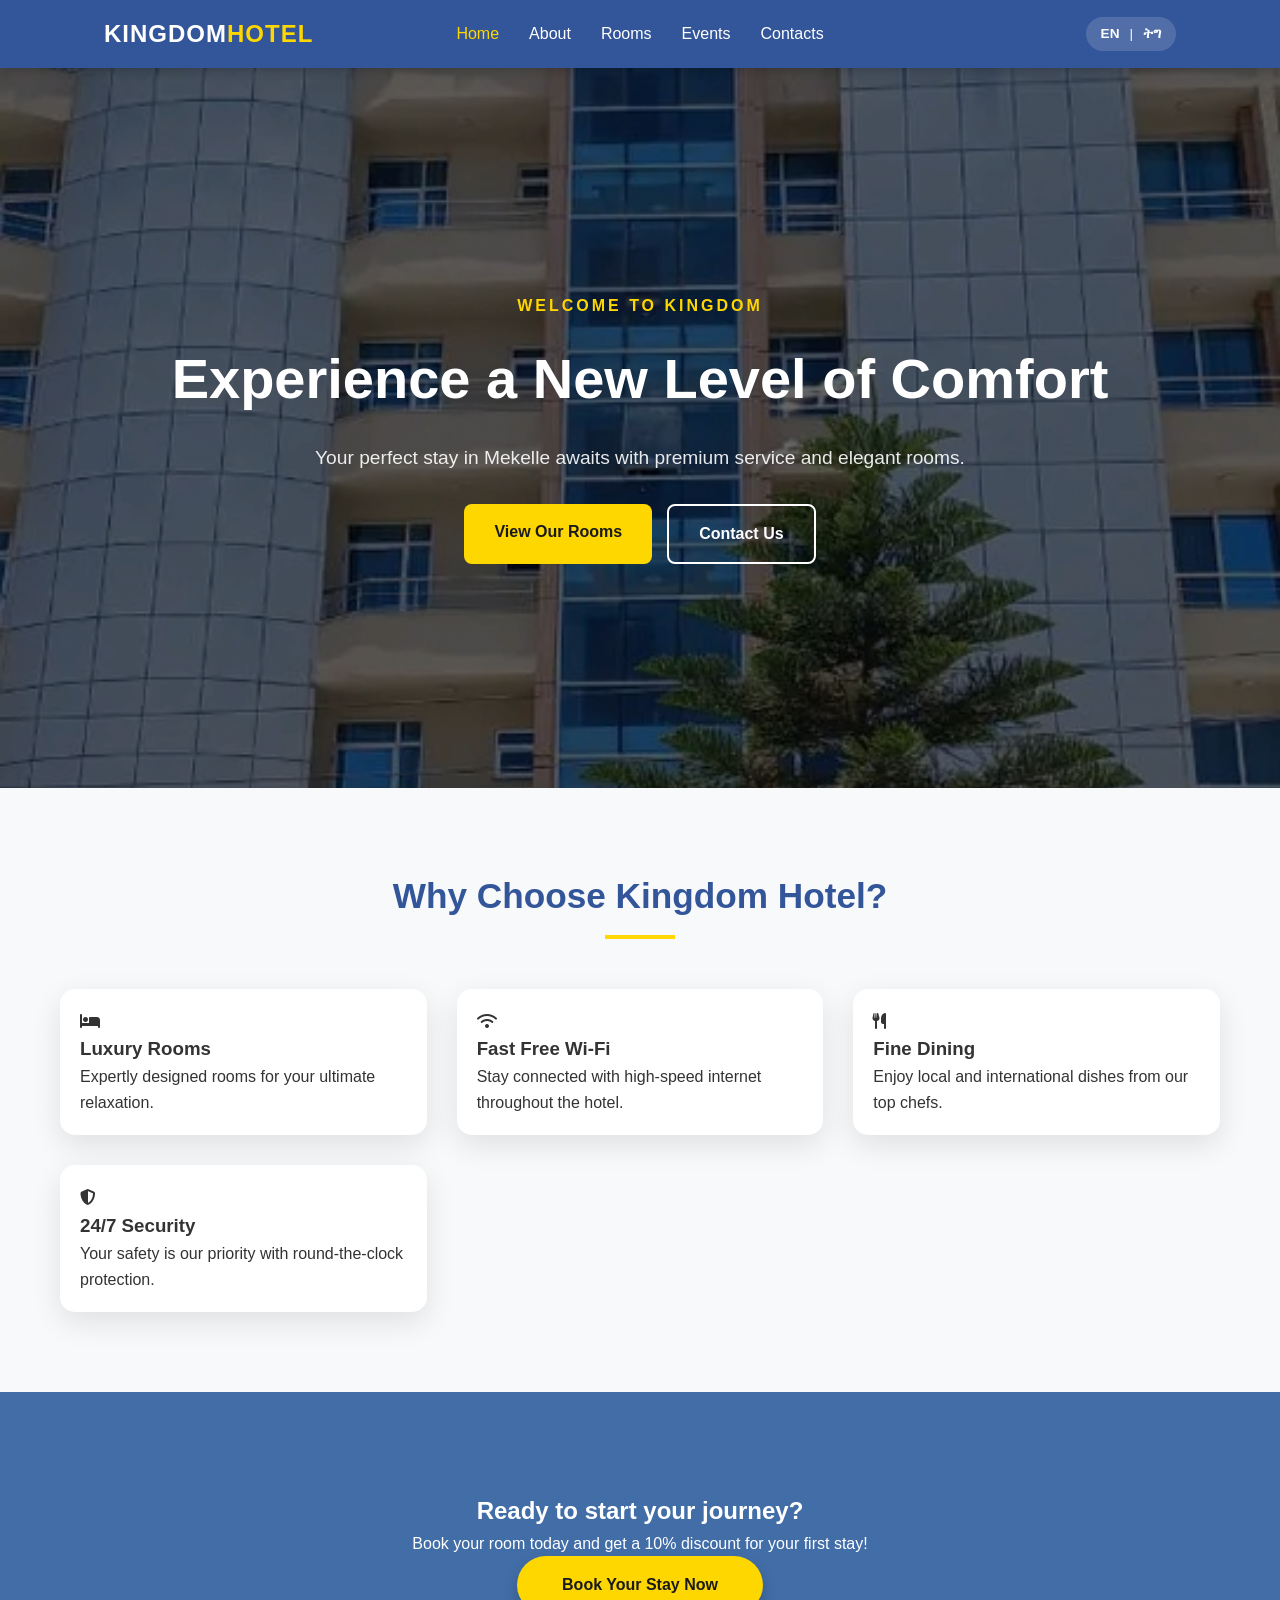
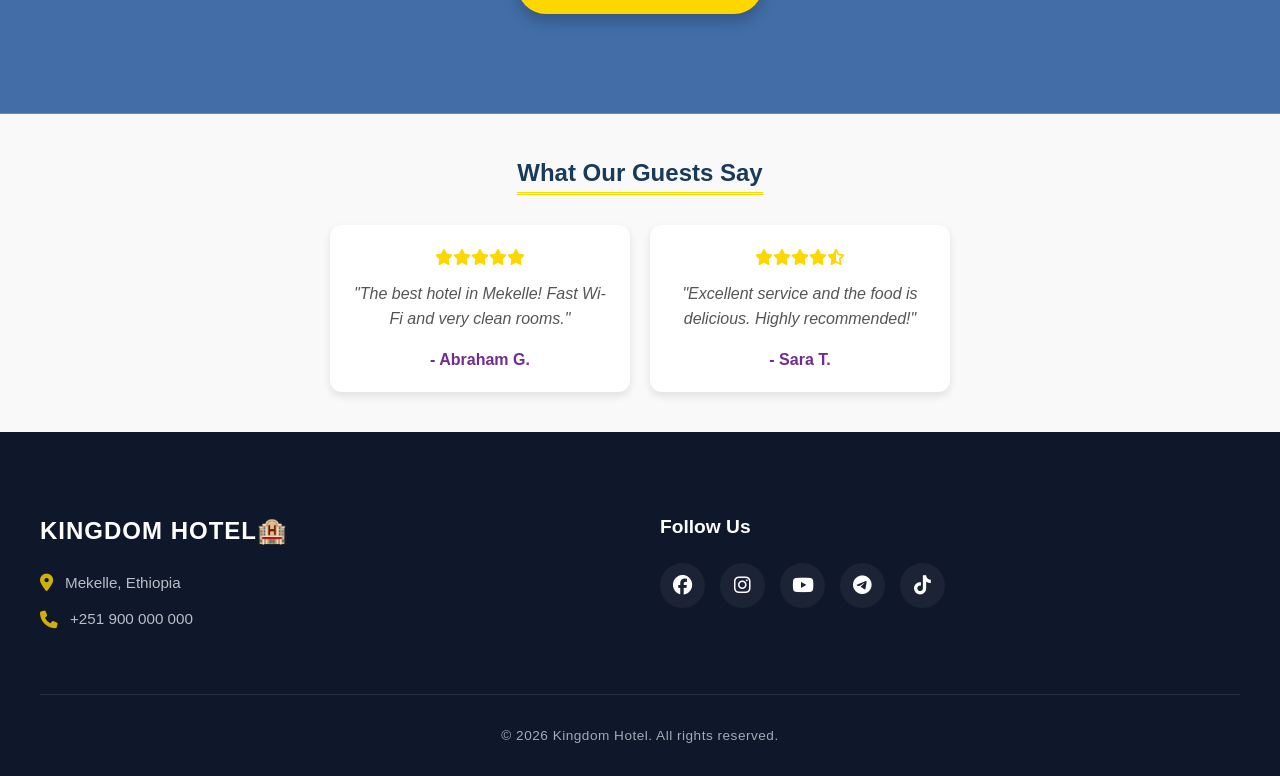
<file: index.html>
<!DOCTYPE html>
<html lang="ti">
<head>
  <title>Kingdom Hotel - Welcome Home</title>
  <meta name="viewport" content="width=device-width, initial-scale=1.0">
  <link rel="stylesheet" href="https://cdnjs.cloudflare.com/ajax/libs/font-awesome/6.4.2/css/all.min.css">
  <link rel="stylesheet" href="style1.css">
</head>
<body>
<nav>
  <div class="nav-container">
    <div class="logo">KINGDOM<span>HOTEL</span></div>
   <div class="nav-links" id="navLinks">
     <a href="index.html" class="current"data-key="home">Home</a>
     <a href="about.html"data-key="about">About</a>
     <a href="rooms.html"data-key="rooms">Rooms</a>
     <a href="events.html"data-key="events">Events</a>
     <a href="contact.html"data-key="contact">Contacts</a>
    </div>
   <div class="lang-toggle">
     <a href="javascript:void(0)" onclick="changeLanguage('en')">EN</a> | 
     <a href="javascript:void(0)" onclick="changeLanguage('ti')">ትግ</a>
   </div>
      <div class="menu-icon" id="menuIcon" onclick="toggleMenu()">
        <span></span><span></span><span></span>
      </div>
    </div>
  </div>
</nav>
<section class="home-hero">
  <div class="hero-content">
<div class="hero-content">
    <span class="welcome-tag" data-key="welcome">Welcome to Kingdom</span>
    <h1 data-key="hero_title">Experience a New Level of Comfort</h1>
    <p data-key="hero_desc">Your perfect stay in Mekelle awaits with premium service and elegant rooms.</p>
    <div class="hero-btns">
      <a href="rooms.html" class="main-btn" data-key="view_rooms">View Our Rooms</a>
      <a href="contact.html" class="sub-btn" data-key="contact_us">Contact Us</a>
    </div>
  </div>
  </div>
</section>
<section class="features">
  <div class="container"> 
    <div class="section-title"> 
      <h2 data-key="features_title">Why Choose Kingdom Hotel?</h2>
      <div class="underline"></div>
    </div>
    
    <div class="features-grid">
      <div class="feature-card">
        <i class="fas fa-bed"></i>
        <h3 data-key="feat_1_title">Luxury Rooms</h3>
        <p data-key="feat_1_desc">Expertly designed rooms for your ultimate relaxation.</p>
      </div>

      <div class="feature-card">
        <i class="fas fa-wifi"></i>
        <h3 data-key="feat_2_title">Fast Free Wi-Fi</h3>
        <p data-key="feat_2_desc">Stay connected with high-speed internet throughout the hotel.</p>
      </div>
      <div class="feature-card">
        <i class="fas fa-utensils"></i>
        <h3 data-key="feat_3_title">Fine Dining</h3>
        <p data-key="feat_3_desc">Enjoy local and international dishes from our top chefs.</p>
      </div>

      <div class="feature-card">
        <i class="fas fa-shield-alt"></i>
        <h3 data-key="feat_4_title">24/7 Security</h3>
        <p data-key="feat_4_desc">Your safety is our priority with round-the-clock protection.</p>
      </div>
    </div>
  </div>
</section>
<section class="cta-section">
  <div class="container">
    <h2 data-key="cta_title">Ready to start your journey?</h2>
    <p data-key="cta_desc">Book your room today and get a 10% discount for your first stay!</p>
    <a href="rooms.html" class="cta-btn" data-key="cta_btn">Book Your Stay Now</a>
  </div>
</section>
<section class="reviews-section" style="padding: 40px 20px; background-color: #f9f9f9; text-align: center;">
    <h2 data-key="reviews_title" style="color: #1a3a5a; margin-bottom: 30px; border-bottom: 3px double gold; display: inline-block;">What Our Guests Say</h2>
    
    <div class="reviews-container" style="display: flex; flex-wrap: wrap; justify-content: center; gap: 20px;">
        <div class="review-card" style="background: white; padding: 20px; border-radius: 12px; box-shadow: 0 4px 8px rgba(0,0,0,0.1); max-width: 300px;">
            <div class="stars" style="color: gold; margin-bottom: 10px;">
                <i class="fas fa-star"></i><i class="fas fa-star"></i><i class="fas fa-star"></i><i class="fas fa-star"></i><i class="fas fa-star"></i>
            </div>
            <p style="font-style: italic; color: #555;" data-key="rev_1_text">"The best hotel in Mekelle! Fast Wi-Fi and very clean rooms."</p>
            <h4 style="margin-top: 15px; color: #702d8e;">- Abraham G.</h4>
        </div>

        <div class="review-card" style="background: white; padding: 20px; border-radius: 12px; box-shadow: 0 4px 8px rgba(0,0,0,0.1); max-width: 300px;">
            <div class="stars" style="color: gold; margin-bottom: 10px;">
                <i class="fas fa-star"></i><i class="fas fa-star"></i><i class="fas fa-star"></i><i class="fas fa-star"></i><i class="fas fa-star-half-alt"></i>
            </div>
            <p style="font-style: italic; color: #555;" data-key="rev_2_text">"Excellent service and the food is delicious. Highly recommended!"</p>
            <h4 style="margin-top: 15px; color: #702d8e;">- Sara T.</h4>
        </div>
    </div>
</section>

<footer>
  <div class="footer-container">
    <div class="footer-info">
      <h3>KINGDOM HOTEL🏨</h3>
      <p><i class="fas fa-map-marker-alt"></i> <span data-key="footer_location">መቐለ፣ ኢትዮጵያ</span></p>
      <p><i class="fas fa-phone"></i> +251 900 000 000</p>
    </div>
    <div class="footer-social">
      <h4 data-key="follow_us">Follow Us</h4>
      <div class="social-icons">
        <a href="#"><i class="fab fa-facebook"></i></a>
        <a href="#"><i class="fab fa-instagram"></i></a>
        <a href="#"><i class="fab fa-youtube"></i></a>
        <a href="#"><i class="fab fa-telegram"></i></a>
        <a href="#"><i class="fab fa-tiktok"></i></a>
      </div>
    </div>
  </div>
  <div class="footer-bottom">
    &copy; 2026 Kingdom Hotel. All rights reserved.
  </div>
</footer>

<script>
function toggleMenu() {
  document.getElementById("navLinks").classList.toggle("active");
}
</script> 
<script src="script.js"></script> 
<script src="lang.js"></script>
</body>
</html>
</file>
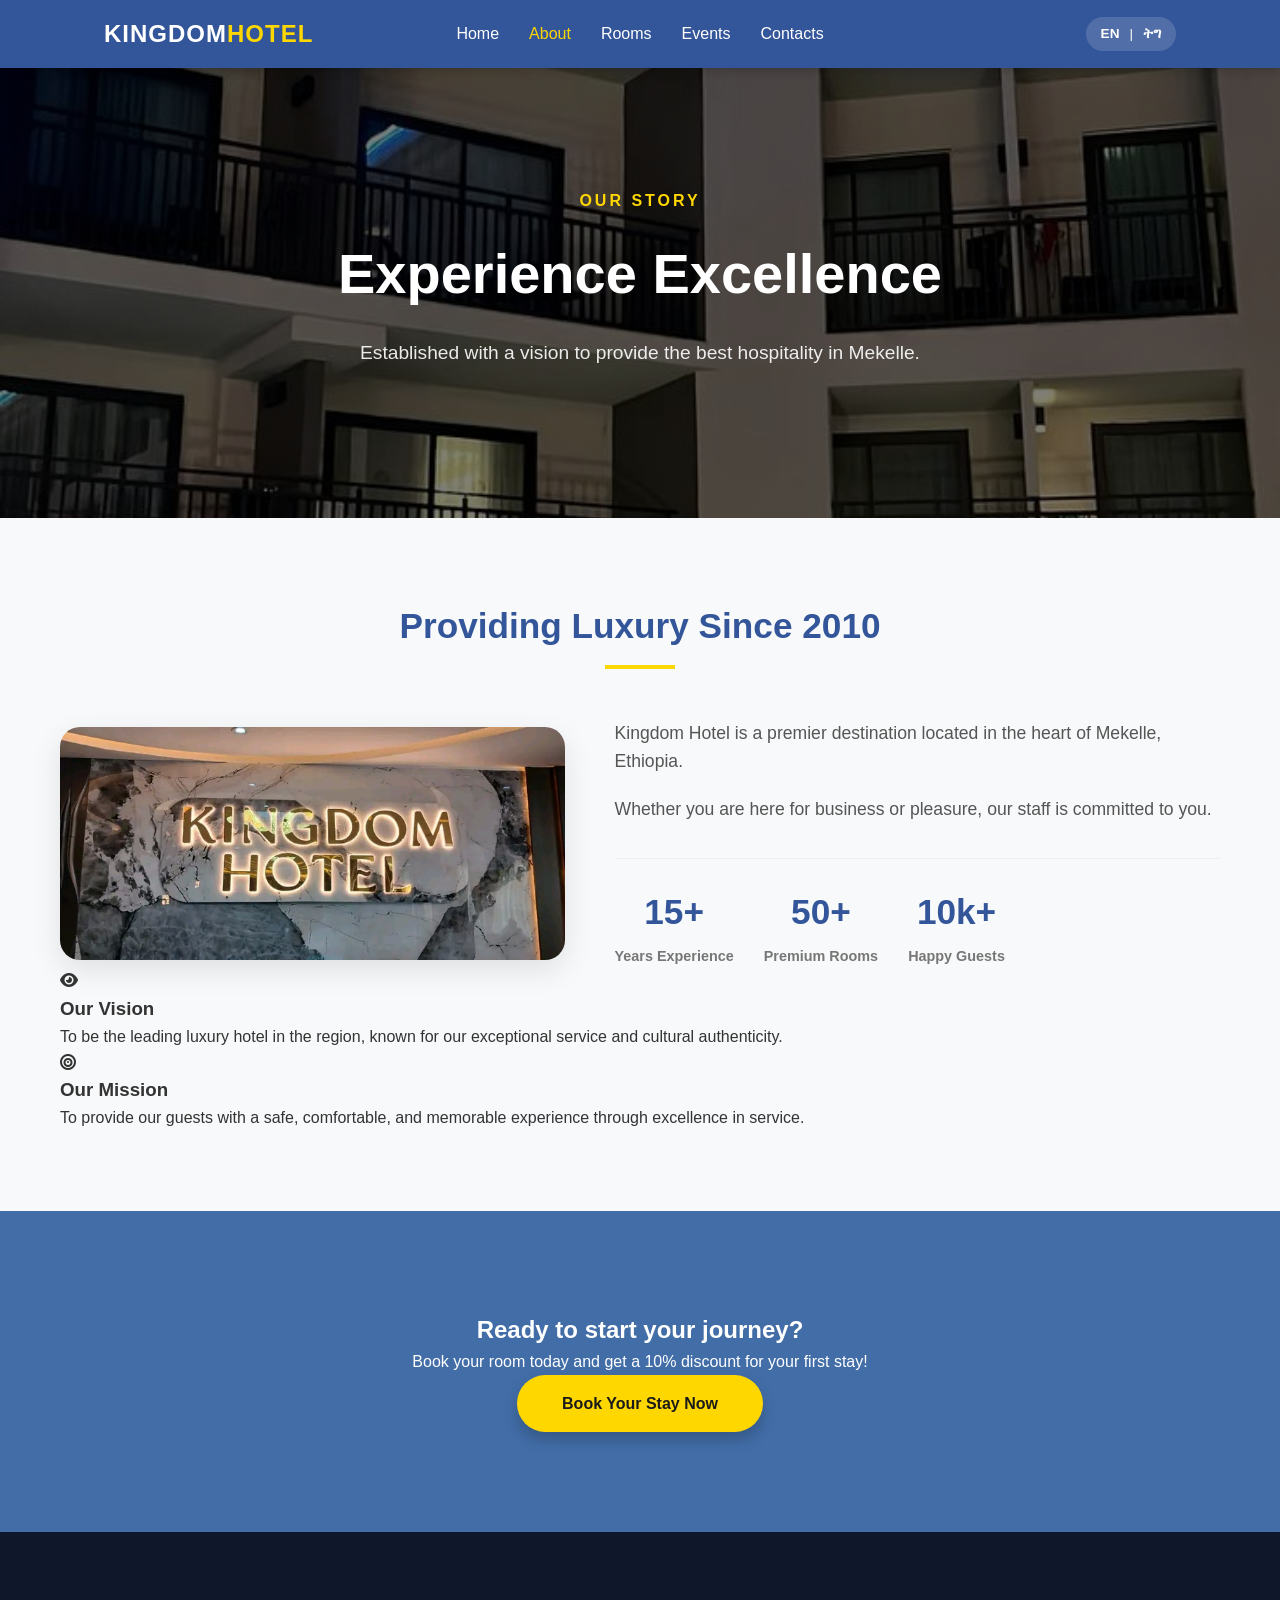
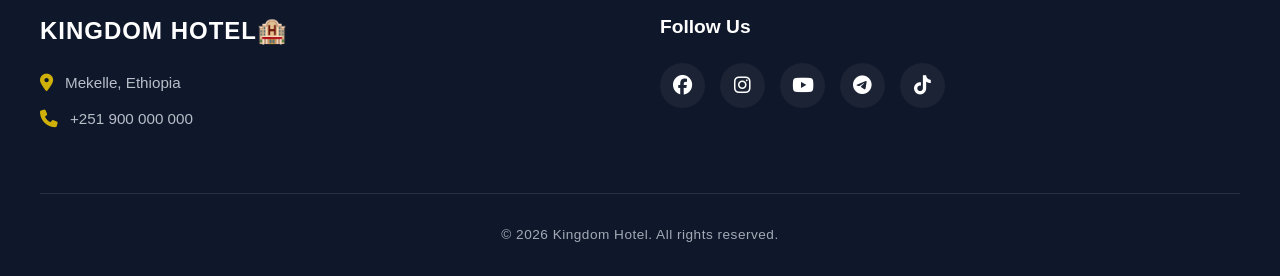
<file: about.html>
<!DOCTYPE html>
<html lang="ti">
<head>
  <title>Kingdom Hotel - About Us</title>
  <meta name="viewport" content="width=device-width, initial-scale=1.0">
  <link rel="stylesheet" href="https://cdnjs.cloudflare.com/ajax/libs/font-awesome/6.4.2/css/all.min.css">
  <link rel="stylesheet" href="style1.css">
</head>
<body>
<nav>
  <div class="nav-container">
    <div class="logo">KINGDOM<span>HOTEL</span></div>
   <div class="nav-links" id="navLinks">
     <a href="index.html" data-key="home">Home</a> 
     <a href="about.html" class="current" data-key="about">About</a>
     <a href="rooms.html" data-key="rooms">Rooms</a>
     <a href="events.html" data-key="events">Events</a>
     <a href="contact.html" data-key="contact">Contacts</a>
    </div>
    <div class="nav-right">
      <div class="lang-toggle">
        <a href="javascript:void(0)" onclick="changeLanguage('en')">EN</a> | 
        <a href="javascript:void(0)" onclick="changeLanguage('ti')">ትግ</a>
      </div>
      <div class="menu-icon" id="menuIcon" onclick="toggleMenu()">
        <span></span><span></span><span></span>
      </div>
    </div>
  </div>
</nav>

<header class="rooms-hero">
  <div class="hero-content">
    <span class="welcome-tag" data-key="about_tag">Our Story</span>
    <h1 data-key="about_hero_title">Experience Excellence</h1>
    <p data-key="about_hero_desc">Established with a vision to provide the best hospitality in Mekelle.</p>
  </div>
</header>

<div class="container">
  <section class="section-title">
    <h2 data-key="about_title">Providing Luxury Since 2010</h2>
    <div class="underline"></div>
  </section>

  <section class="about-flex">
    <div class="about-image">
      <img src="logoking.jpg" alt="Hotel Interior">
    </div>
    <div class="about-text">
      <p data-key="about_p1">Kingdom Hotel is a premier destination located in the heart of Mekelle, Ethiopia. We pride ourselves on offering a perfect blend of traditional Ethiopian hospitality and modern luxury.</p>
      <p data-key="about_p2">Whether you are here for business or pleasure, our dedicated staff is committed to making your stay unforgettable.</p>
      
      <div class="about-stats">
        <div class="stat-item">
          <h3>15+</h3>
          <p data-key="stat_exp">Years Experience</p>
        </div>
        <div class="stat-item">
          <h3>50+</h3>
          <p data-key="stat_rooms">Premium Rooms</p>
        </div>
        <div class="stat-item">
          <h3>10k+</h3>
          <p data-key="stat_guests">Happy Guests</p>
        </div>
      </div>
    </div>
  </section>

  <section class="mission-vision">
    <div class="mv-card">
      <i class="fas fa-eye"></i>
      <h3 data-key="vision_title">Our Vision</h3>
      <p data-key="vision_desc">To be the leading luxury hotel in the region, known for our exceptional service and cultural authenticity.</p>
    </div>
    <div class="mv-card">
      <i class="fas fa-bullseye"></i>
      <h3 data-key="mission_title">Our Mission</h3>
      <p data-key="mission_desc">To provide our guests with a safe, comfortable, and memorable experience through excellence in service.</p>
    </div>
  </section>
</div>

<section class="cta-section">
  <div class="container">
    <h2 data-key="cta_title">Ready to start your journey?</h2>
    <p data-key="cta_desc">Book your room today and get a 10% discount for your first stay!</p>
    <a href="rooms.html" class="cta-btn" data-key="cta_btn">Book Your Stay Now</a>
  </div>
</section>

<footer>
  <div class="footer-container">
    <div class="footer-info">
      <h3>KINGDOM HOTEL🏨</h3>
      <p><i class="fas fa-map-marker-alt"></i> <span data-key="footer_location">መቐለ፣ ኢትዮጵያ</span></p>
      <p><i class="fas fa-phone"></i> +251 900 000 000</p>
    </div>
    <div class="footer-social">
      <h4 data-key="follow_us">Follow Us</h4>
      <div class="social-icons">
        <a href="#"><i class="fab fa-facebook"></i></a>
        <a href="#"><i class="fab fa-instagram"></i></a>
        <a href="#"><i class="fab fa-youtube"></i></a>
        <a href="#"><i class="fab fa-telegram"></i></a>
        <a href="#"><i class="fab fa-tiktok"></i></a>
      </div>
    </div>
  </div>
  <div class="footer-bottom">
    &copy; 2026 Kingdom Hotel. All rights reserved.
  </div>
</footer>
<script>
function toggleMenu() {
  document.getElementById("navLinks").classList.toggle("active");
}
</script>
<script src="script.js"></script>
<script src="lang.js"></script> </body>
</html>
</file>
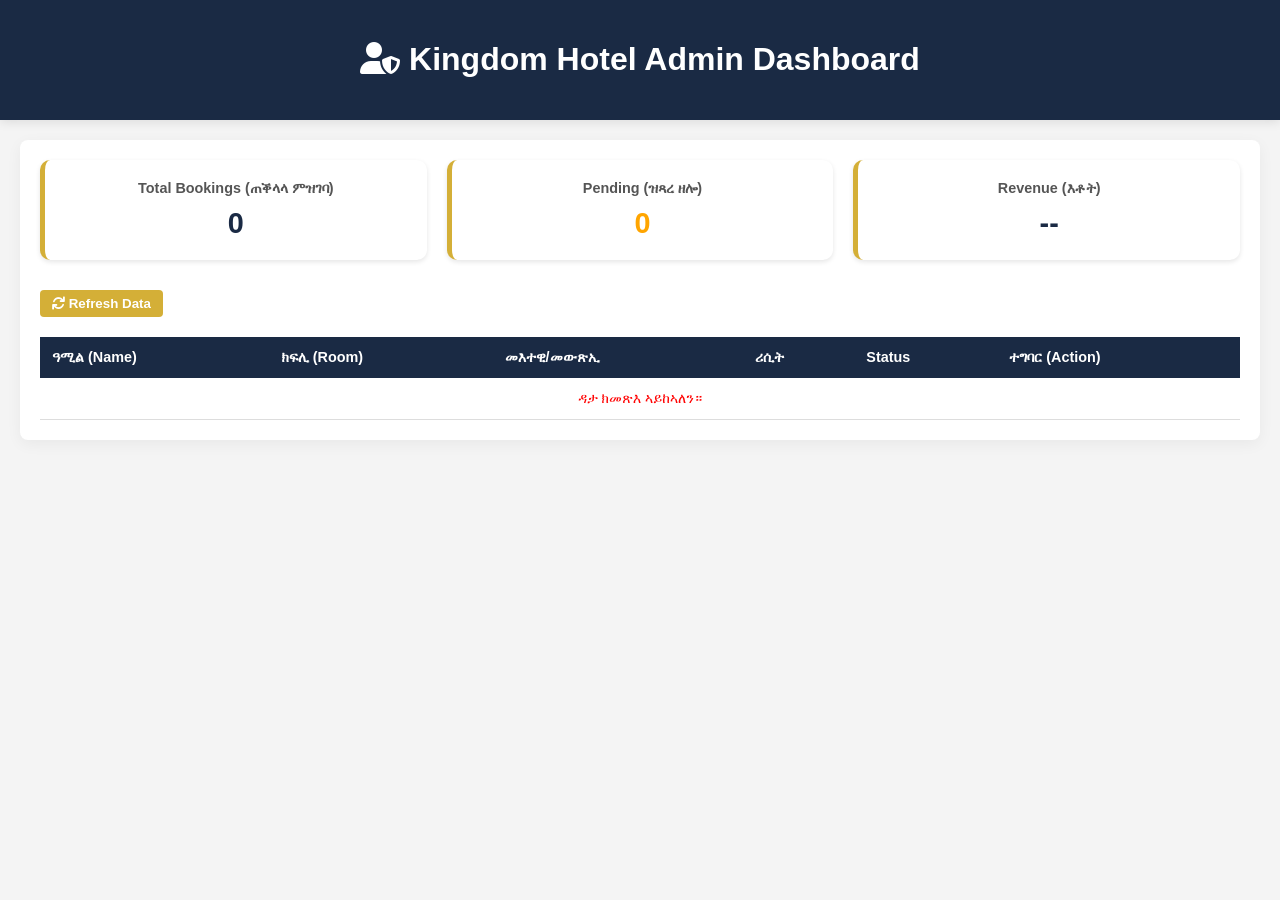
<file: Admin.html>
<!DOCTYPE html>
<html lang="ti">
<head>
    <meta charset="UTF-8">
    <meta name="viewport" content="width=device-width, initial-scale=1.0">
    <title>Kingdom Hotel - Admin Dashboard</title>
    <link rel="stylesheet" href="https://cdnjs.cloudflare.com/ajax/libs/font-awesome/6.0.0/css/all.min.css">
    <style>
        :root { --dark-blue: #1a2a44; --gold: #d4af37; --light-gray: #f4f4f4; }
        body { font-family: 'Segoe UI', Tahoma, Geneva, Verdana, sans-serif; margin: 0; background: var(--light-gray); }
        
        /* Sidebar & Header */
        header { background: var(--dark-blue); color: white; padding: 20px; text-align: center; box-shadow: 0 2px 10px rgba(0,0,0,0.1); }
        
        .container { max-width: 1200px; margin: 20px auto; padding: 20px; background: white; border-radius: 8px; box-shadow: 0 4px 15px rgba(0,0,0,0.05); }
        
        /* Stats Cards */
        .stats { display: grid; grid-template-columns: repeat(auto-fit, minmax(200px, 1fr)); gap: 20px; margin-bottom: 30px; }
        .card { background: white; padding: 20px; border-radius: 10px; border-left: 5px solid var(--gold); box-shadow: 0 2px 5px rgba(0,0,0,0.1); text-align: center; }
        .card h3 { margin: 0; color: #555; font-size: 0.9rem; }
        .card p { margin: 10px 0 0; font-size: 1.8rem; font-weight: bold; color: var(--dark-blue); }

        /* Table Style */
        table { width: 100%; border-collapse: collapse; margin-top: 20px; font-size: 0.9rem; }
        th { background: var(--dark-blue); color: white; padding: 12px; text-align: left; }
        td { padding: 12px; border-bottom: 1px solid #ddd; }
        tr:hover { background: #f9f9f9; }

        /* Action Buttons */
        .btn { padding: 6px 12px; border: none; border-radius: 4px; cursor: pointer; font-weight: bold; text-decoration: none; }
        .confirm-btn { background: #28a745; color: white; margin-right: 5px; }
        .cancel-btn { background: #dc3545; color: white; }
        .view-receipt { background: var(--gold); color: white; }
        
        .status-badge { padding: 4px 8px; border-radius: 12px; font-size: 0.8rem; font-weight: bold; }
        .pending { background: #fff3cd; color: #856404; }
        .confirmed { background: #d4edda; color: #155724; }

        @media (max-width: 768px) {
            table { display: block; overflow-x: auto; }
        }
    </style>
</head>
<body>

<header>
    <h1><i class="fas fa-user-shield"></i> Kingdom Hotel Admin Dashboard</h1>
</header>

<div class="container">
    <div class="stats">
        <div class="card">
            <h3>Total Bookings (ጠቕላላ ምዝገባ)</h3>
            <p id="totalCount">0</p>
        </div>
        <div class="card">
            <h3>Pending (ዝጻረ ዘሎ)</h3>
            <p id="pendingCount" style="color: orange;">0</p>
        </div>
        <div class="card">
            <h3>Revenue (እቶት)</h3>
            <p id="revenue">--</p>
        </div>
    </div>

    <button onclick="fetchAllBookings()" class="btn view-receipt"><i class="fas fa-sync"></i> Refresh Data</button>

    <table>
        <thead>
            <tr>
                <th>ዓሚል (Name)</th>
                <th>ክፍሊ (Room)</th>
                <th>መእተዊ/መውጽኢ</th>
                <th>ሪሲት</th>
                <th>Status</th>
                <th>ተግባር (Action)</th>
            </tr>
        </thead>
        <tbody id="tableBody">
            </tbody>
    </table>
</div>

<script>
    const SCRIPT_URL = "https://script.google.com/macros/s/AKfycbzKWSpHn_Jx3pHyntNX24IN5-SI63vUh4NDbUDgOvEPqa0pK142CcTw8ARNrXwrmJNl_g/exec"; //

    // ዋጋታት ክፍልታት ብመሰረት ዝሃብካኒ
const roomPrices = {
    "Single Room": 1250,
    "Double Room": 3000,
    "VIP Suite": 10000
};

async function fetchAllBookings() {
    const tbody = document.getElementById("tableBody");
    tbody.innerHTML = "<tr><td colspan='6' style='text-align:center;'>ይጽዓን ኣሎ...</td></tr>";

    try {
        const response = await fetch(`${SCRIPT_URL}?action=getAllBookings`);
        const bookings = await response.json();

        tbody.innerHTML = "";
        let totalRevenue = 0;
        let pending = 0;

        // ዳታ ካብቲ ሓድሽ ናብቲ ናይ ቀደም ንምርኣይ (Reverse)
        bookings.reverse().forEach(book => {
            // እቶት ንምጽብጻብ (Confirmed ጥራይ)
            if (book.status === "Confirmed") {
                const start = new Date(book.checkIn);
                const end = new Date(book.checkOut);
                
                // ብዝሒ መዓልታት (እንተነኣሰ 1 መዓልቲ)
                const diffTime = Math.abs(end - start);
                const diffDays = Math.ceil(diffTime / (1000 * 60 * 60 * 24)) || 1;
                
                const pricePerNight = roomPrices[book.room] || 0;
                totalRevenue += (pricePerNight * diffDays);
            }

            if (book.status === "Pending" || !book.status) pending++;

            const row = `
                <tr>
                    <td><strong>${book.name}</strong><br><small>${book.timestamp}</small></td>
                    <td>${book.room}</td>
                    <td>${book.checkIn} - ${book.checkOut}</td>
                    <td><a href="${book.receipt}" target="_blank" class="btn view-receipt"><i class="fas fa-image"></i> View</a></td>
                    <td><span class="status-badge ${book.status?.toLowerCase() || 'pending'}">${book.status || 'Pending'}</span></td>
                    <td>
                        <button class="btn confirm-btn" onclick="updateStatus(${book.row}, 'Confirmed')">Confirm</button>
                        <button class="btn cancel-btn" onclick="updateStatus(${book.row}, 'Cancelled')">Cancel</button>
                    </td>
                </tr>
            `;
            tbody.innerHTML += row;
        });

        // Dashboard Stats Update
        document.getElementById("totalCount").innerText = bookings.length;
        document.getElementById("pendingCount").innerText = pending;
        document.getElementById("revenue").innerText = totalRevenue.toLocaleString() + " ETB";

    } catch (error) {
        console.error(error);
        tbody.innerHTML = "<tr><td colspan='6' style='color:red; text-align:center;'>ዳታ ክመጽእ ኣይከኣለን።</td></tr>";
    }
}
    async function updateStatus(row, newStatus) {
        if(!confirm(`ነዚ ምዝገባ ናብ ${newStatus} ክትቅይሮ ርግጸኛ ዲኻ?`)) return;

        try {
            await fetch(SCRIPT_URL, {
                method: "POST",
                mode: "no-cors",
                body: JSON.stringify({ action: "updateStatus", row: row, status: newStatus })
            });
            alert("Status ተቐይሩ ኣሎ!");
            fetchAllBookings(); // ሰሌዳ ሪፈረሽ ንምግባር
        } catch (e) {
            alert("ጌጋ ተፈጢሩ!");
        }
    }

    // መጀመርታ ክኽፈት ከሎ ዳታ ይጽዓን
    window.onload = fetchAllBookings;
</script>

</body>
</html>
</file>
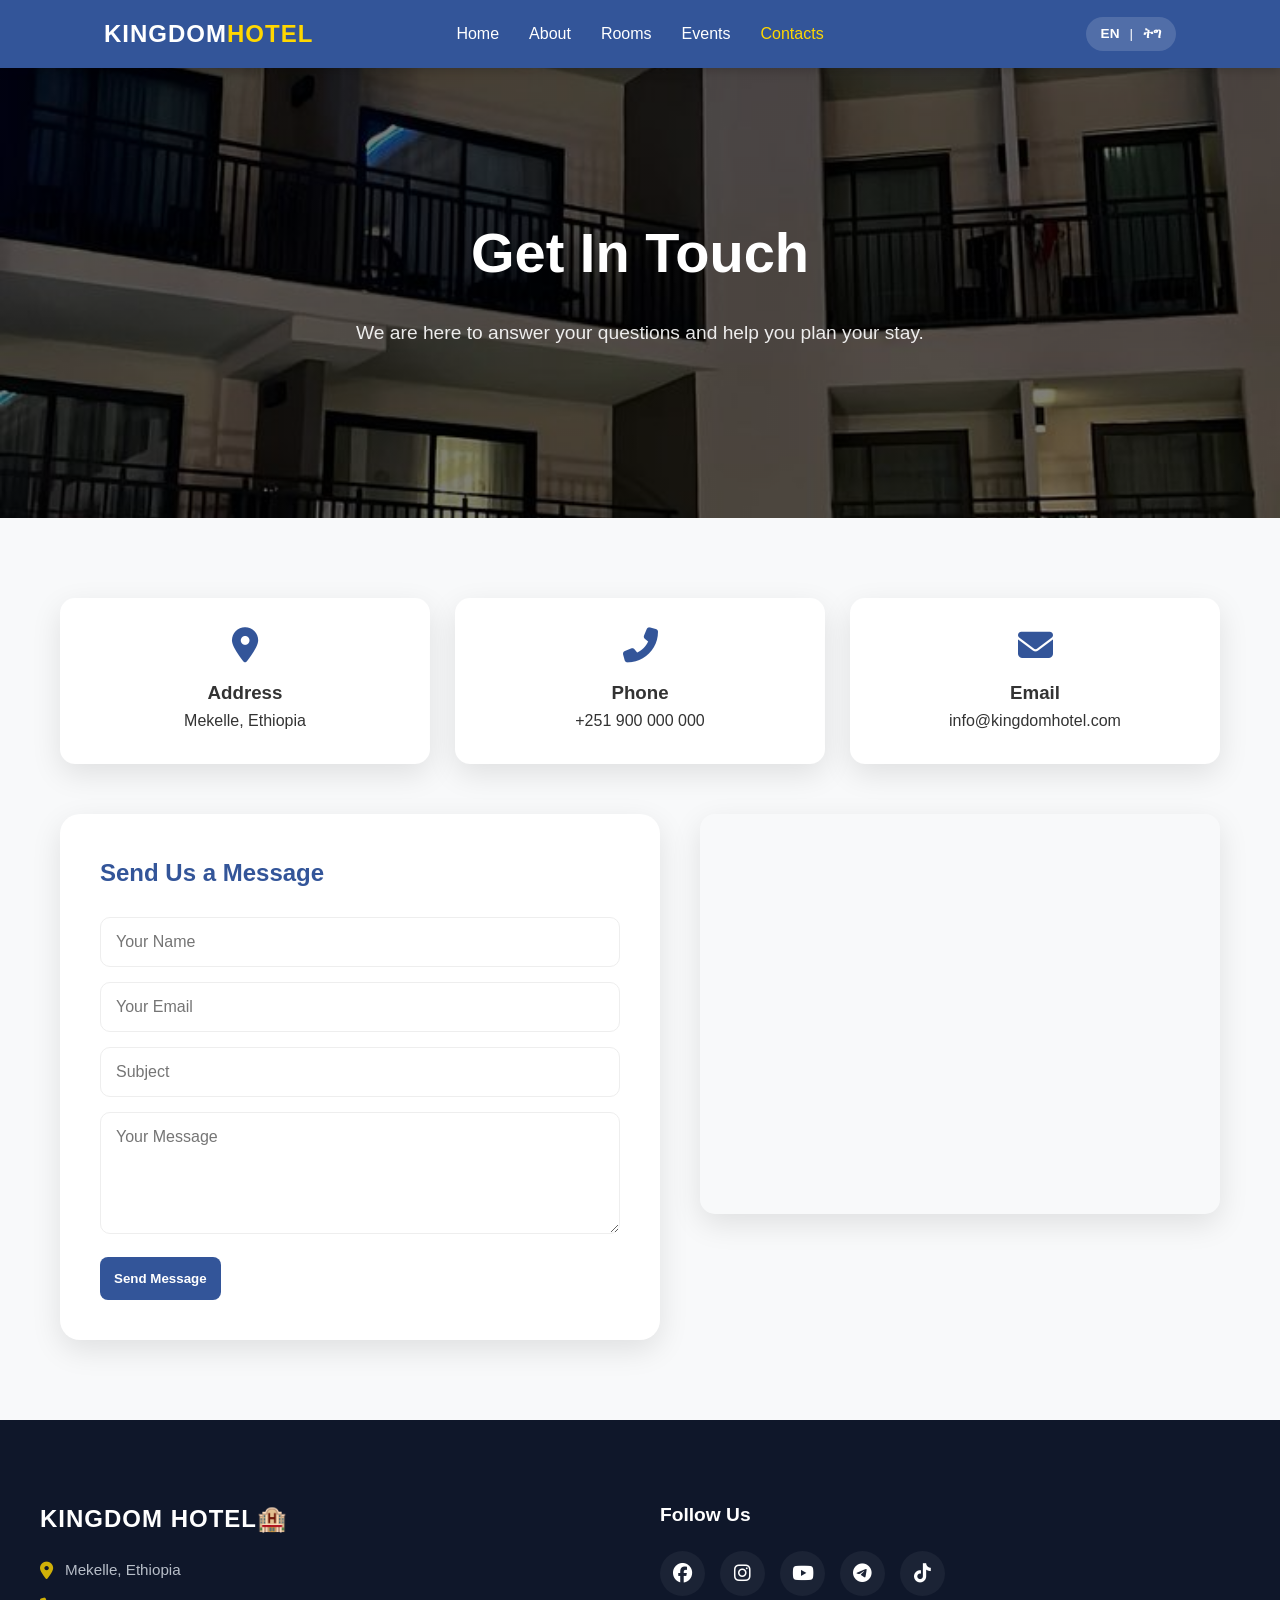
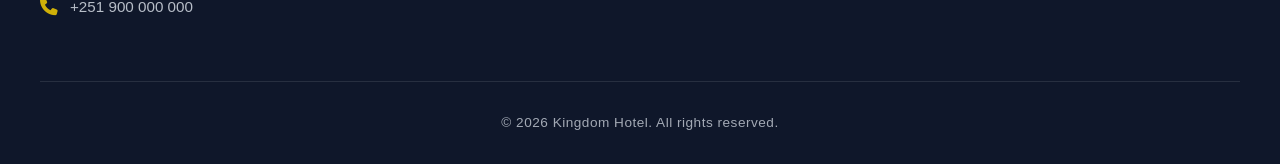
<file: contact.html>
<!DOCTYPE html>
<html lang="ti">
<head>
  <title>Kingdom Hotel - Contact Us</title>
  <meta name="viewport" content="width=device-width, initial-scale=1.0">
  <link rel="stylesheet" href="https://cdnjs.cloudflare.com/ajax/libs/font-awesome/6.4.2/css/all.min.css">
  <link rel="stylesheet" href="style1.css">
</head>
<body>
<nav>
  <div class="nav-container">
    <div class="logo">KINGDOM<span>HOTEL</span></div>
   <div class="nav-links" id="navLinks">
     <a href="index.html" data-key="home">Home</a> 
     <a href="about.html" data-key="about">About</a>
     <a href="rooms.html" data-key="rooms">Rooms</a>
     <a href="events.html" data-key="events">Events</a>
     <a href="contact.html" class="current" data-key="contact">Contacts</a>
    </div>
    <div class="nav-right">
      <div class="lang-toggle">
        <a href="javascript:void(0)" onclick="changeLanguage('en')">EN</a> | 
        <a href="javascript:void(0)" onclick="changeLanguage('ti')">ትግ</a>
      </div>
      <div class="menu-icon" id="menuIcon" onclick="toggleMenu()">
        <span></span><span></span><span></span>
      </div>
    </div>
  </div>
</nav>

<header class="rooms-hero contact-hero">
  <div class="hero-content">
    <h1 data-key="contact_hero_h1">Get In Touch</h1>
    <p data-key="contact_hero_p">We are here to answer your questions and help you plan your stay.</p>
  </div>
</header>

<div class="container">
  <div class="contact-wrapper">
    <div class="contact-info-cards">
      <div class="info-card">
        <i class="fas fa-map-marker-alt"></i>
        <h3 data-key="address_title">Address</h3>
        <p data-key="footer_location">Mekelle, Ethiopia</p>
      </div>
      <div class="info-card">
        <i class="fas fa-phone-alt"></i>
        <h3 data-key="phone_title">Phone</h3>
        <p>+251 900 000 000</p>
      </div>
      <div class="info-card">
        <i class="fas fa-envelope"></i>
        <h3 data-key="email_title">Email</h3>
        <p>info@kingdomhotel.com</p>
      </div>
    </div>

    <div class="contact-flex">
      <div class="contact-form">
        <h2 data-key="send_msg_title">Send Us a Message</h2>
        <form id="contactForm" onsubmit="sendMessage(event)">
          <input type="text" id="formName" placeholder="Your Name" required>
          <input type="email" id="formEmail" placeholder="Your Email" required>
          <input type="text" id="formSubject" placeholder="Subject" required>
          <textarea id="formMessage" placeholder="Your Message" rows="5" required></textarea>
          <button type="submit" class="confirm-btn" data-key="send_btn">Send Message</button>
        </form>
      </div>

      <div class="contact-map">
        <iframe 
          src="https://www.google.com/maps/embed?pb=!1m18!1m12!1m3!1d15632.189736853612!2d39.4673!3d13.4927!2m3!1f0!2f0!3f0!3m2!1i1024!2i768!4f13.1!3m3!1m2!1s0x166ca024765691d1%3A0x673999949999999!2sMekelle%2C%20Ethiopia!5e0!3m2!1sen!2set!4v1649999999999!5m2!1sen!2set" 
          width="100%" height="400" style="border:0; border-radius:15px;" allowfullscreen="" loading="lazy">
        </iframe>
      </div>
    </div>
  </div>
</div>

<footer>
  <div class="footer-container">
    <div class="footer-info">
      <h3>KINGDOM HOTEL🏨</h3>
      <p><i class="fas fa-map-marker-alt"></i> <span data-key="footer_location">መቐለ፣ ኢትዮጵያ</span></p>
      <p><i class="fas fa-phone"></i> +251 900 000 000</p>
    </div>
    <div class="footer-social">
      <h4 data-key="follow_us">Follow Us</h4>
      <div class="social-icons">
        <a href="#"><i class="fab fa-facebook"></i></a>
        <a href="#"><i class="fab fa-instagram"></i></a>
        <a href="#"><i class="fab fa-youtube"></i></a>
        <a href="#"><i class="fab fa-telegram"></i></a>
        <a href="#"><i class="fab fa-tiktok"></i></a>
      </div>
    </div>
  </div>
  <div class="footer-bottom">
    &copy; 2026 Kingdom Hotel. All rights reserved.
  </div>
</footer>
<script src="lang.js"></script>
<script>
function toggleMenu() {
  document.getElementById("navLinks").classList.toggle("active");
  document.getElementById("menuIcon").classList.toggle("active");
}

function sendMessage(e) {
  e.preventDefault();
  const currentLang = localStorage.getItem('preferredLang') || 'en';
  const msg = currentLang === 'ti' 
    ? "የቐንየልና! መልእኽትኹም ብትኽክል ተላኢኹ ኣሎ። ኣብ ሓጺር ግዜ ክንምልሰልኩም ኢና። 📩" 
    : "Thank you! Your message has been sent successfully. We will get back to you soon. 📩";
  alert(msg);
  document.getElementById("contactForm").reset();
}

// Placeholder ቋንቋ ንምቕያር (Contact Form)
function updatePlaceholders() {
    const lang = localStorage.getItem('preferredLang') || 'en';
    const placeholders = {
        'en': { name: 'Your Name', email: 'Your Email', subject: 'Subject', msg: 'Your Message' },
        'ti': { name: 'ስምኩም', email: 'ኢመይልኩም', subject: 'ርእሰ ጉዳይ', msg: 'መልእኽትኹም' }
    };
    document.getElementById('formName').placeholder = placeholders[lang].name;
    document.getElementById('formEmail').placeholder = placeholders[lang].email;
    document.getElementById('formSubject').placeholder = placeholders[lang].subject;
    document.getElementById('formMessage').placeholder = placeholders[lang].msg;
}

// ቋንቋ ምስ ተቐየረ placeholders ክቕየሩ
const originalChangeLang = changeLanguage;
changeLanguage = function(lang) {
    originalChangeLang(lang);
    updatePlaceholders();
};

document.addEventListener('DOMContentLoaded', updatePlaceholders);
</script>
<script src="script.js"></script>
</body>
</html>
</file>
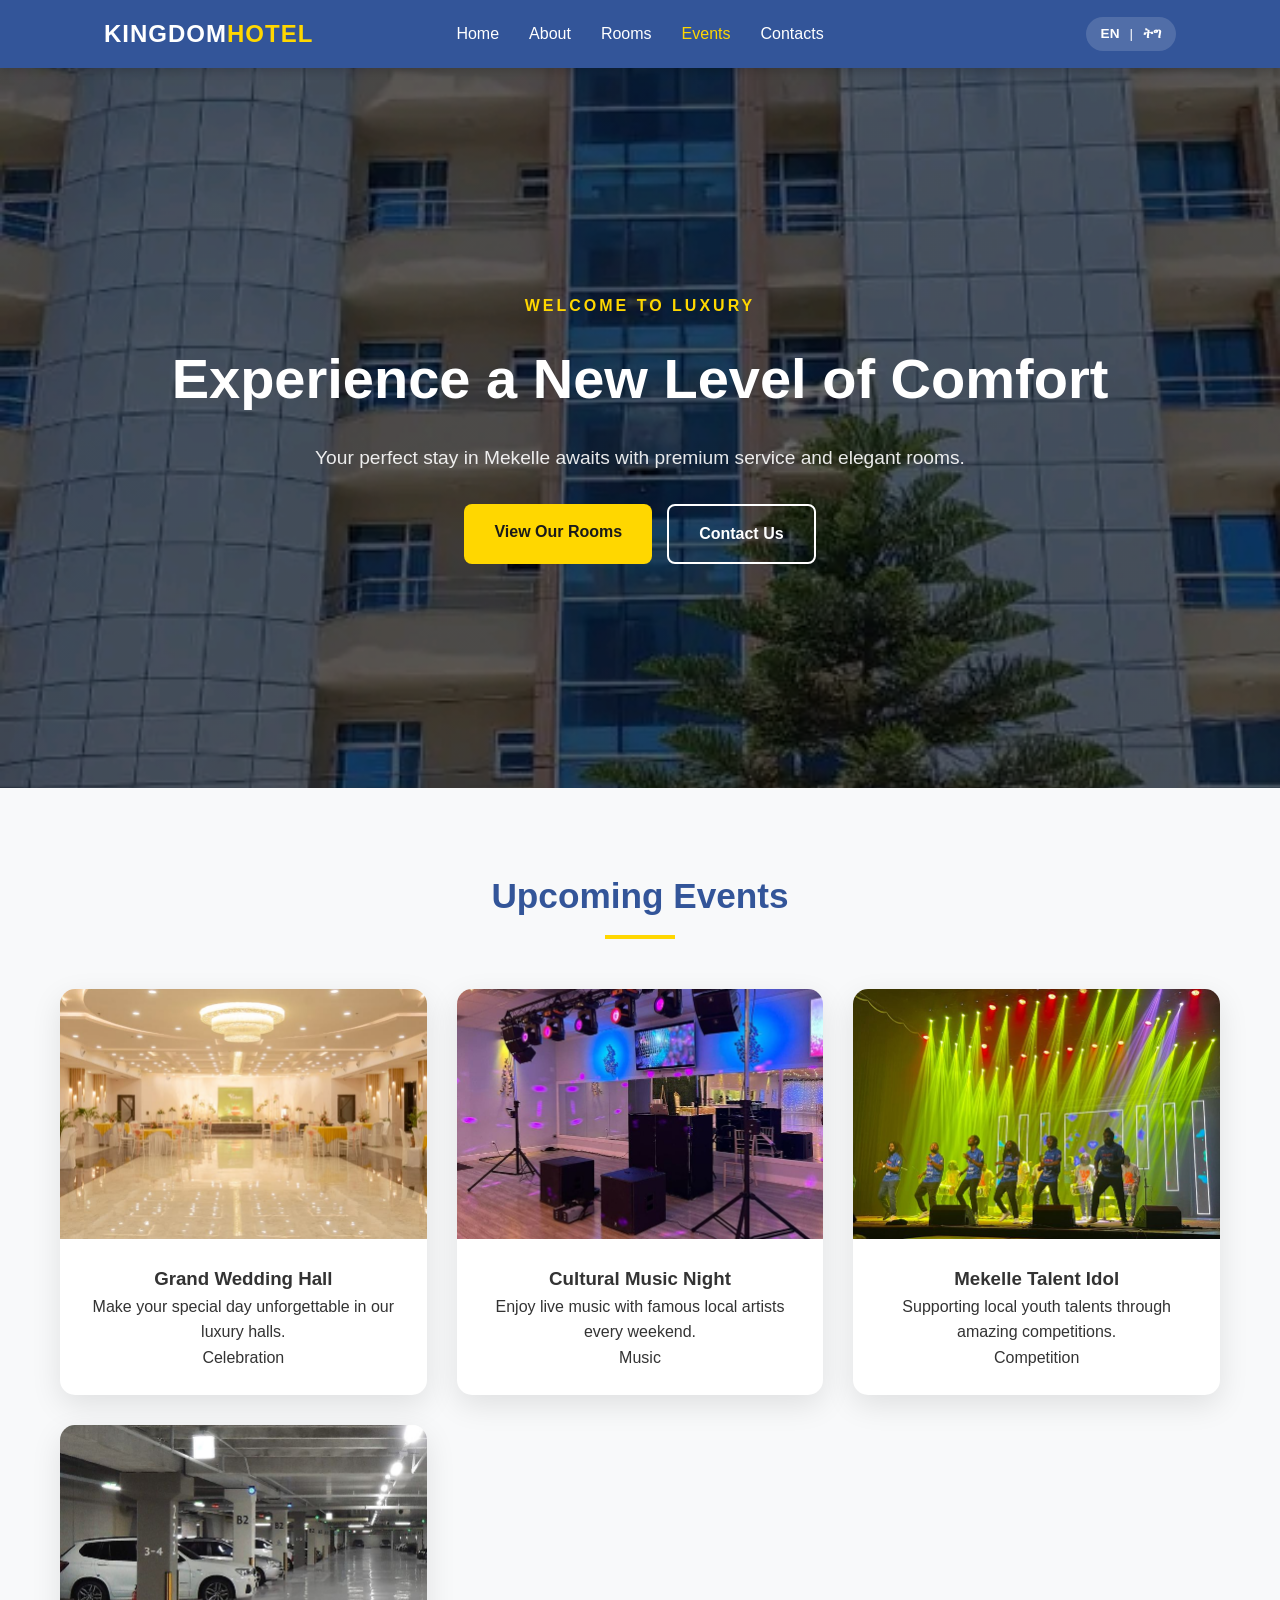
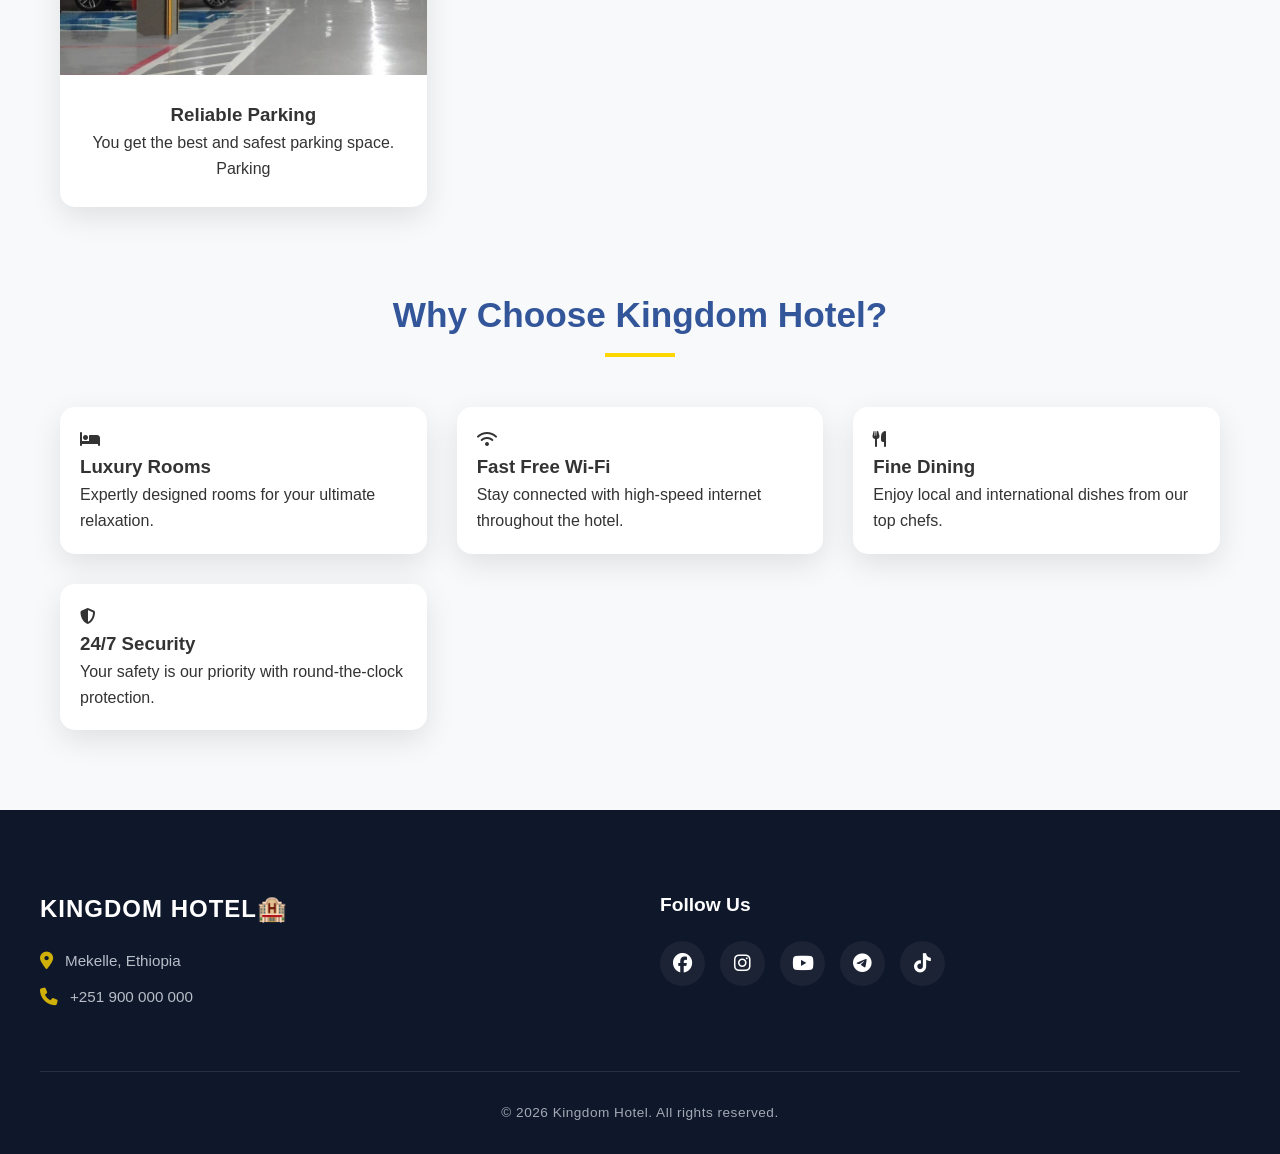
<file: events.html>
<!DOCTYPE html>
<html lang="ti">
<head>
  <title>Kingdom Hotel - Events</title>
  <meta name="viewport" content="width=device-width, initial-scale=1.0">
  <link rel="stylesheet" href="https://cdnjs.cloudflare.com/ajax/libs/font-awesome/6.4.2/css/all.min.css">
  <link rel="stylesheet" href="style1.css">
</head>
<body>
<nav>
  <div class="nav-container">
    <div class="logo">KINGDOM<span>HOTEL</span></div>
   <div class="nav-links" id="navLinks">
     <a href="index.html" data-key="home">Home</a> 
     <a href="about.html" data-key="about">About</a>
     <a href="rooms.html" data-key="rooms">Rooms</a>
     <a href="events.html" class="current" data-key="events">Events</a>
     <a href="contact.html" data-key="contact">Contacts</a>
    </div>
    <div class="nav-right">
      <div class="lang-toggle">
        <a href="javascript:void(0)" onclick="changeLanguage('en')">EN</a> | 
        <a href="javascript:void(0)" onclick="changeLanguage('ti')">ትግ</a>
      </div>
      <div class="menu-icon" id="menuIcon" onclick="toggleMenu()">
        <span></span><span></span><span></span>
      </div>
    </div>
  </div>
</nav>

<section class="home-hero">
  <div class="hero-content">
    <span class="welcome-tag" data-key="hero_tag">Welcome to Luxury</span>
    <h1 data-key="hero_h1">Experience a New Level of Comfort</h1>
    <p data-key="hero_p">Your perfect stay in Mekelle awaits with premium service and elegant rooms.</p>
    <div class="hero-btns">
      <a href="rooms.html" class="main-btn" data-key="btn_rooms">View Our Rooms</a>
      <a href="contact.html" class="sub-btn" data-key="btn_contact">Contact Us</a>
    </div>
  </div>
</section>

<section class="events-section" id="events">
  <div class="container">
    <div class="section-title">
      <h2 data-key="events_title">Upcoming Events</h2>
      <div class="underline"></div>
    </div>
    
    <div class="events-grid">
        <div class="event-card">
            <div class="event-image"><img src="weddinghall.jpg" alt="Wedding"></div>
            <div class="event-info">
                <h3 data-key="event1_name">Grand Wedding Hall</h3>
                <p data-key="event1_desc">Make your special day unforgettable in our luxury halls.</p>
                <span class="event-tag" data-key="tag_celebration">Celebration</span>
            </div>
        </div>

        <div class="event-card">
            <div class="event-image"><img src="concerts.jpg" alt="Concert"></div>
            <div class="event-info">
                <h3 data-key="event2_name">Cultural Music Night</h3>
                <p data-key="event2_desc">Enjoy live music with famous local artists every weekend.</p>
                <span class="event-tag" data-key="tag_music">Music</span>
            </div>
        </div>

        <div class="event-card">
            <div class="event-image"><img src="idolstage.jpg" alt="Talent Show"></div>
            <div class="event-info">
                <h3 data-key="event3_name">Mekelle Talent Idol</h3>
                <p data-key="event3_desc">Supporting local youth talents through amazing competitions.</p>
                <span class="event-tag" data-key="tag_competition">Competition</span>
            </div>
        </div>

        <div class="event-card">
        <div class="event-image"><img src="parking.jpg" alt="Parking"></div>
            <div class="event-info">
                <h3 data-key="event4_name">Reliable Parking</h3>
                <p data-key="event4_desc">You get the best and safest parking space.</p>
                <span class="event-tag" data-key="tag_parking">Parking</span>
            </div>
        </div>
    </div>
  </div>
</section>

<section class="features">
  <div class="container">
    <div class="section-title">
      <h2 data-key="features_title">Why Choose Kingdom Hotel?</h2>
      <div class="underline"></div>
    </div>
    
    <div class="features-grid">
      <div class="feature-card">
        <i class="fas fa-bed"></i>
        <h3 data-key="feat_1_title">Luxury Rooms</h3> <p data-key="feat_1_desc">Expertly designed rooms for your ultimate relaxation.</p> </div>
      <div class="feature-card">
        <i class="fas fa-wifi"></i>
        <h3 data-key="feat_2_title">Fast Free Wi-Fi</h3> <p data-key="feat_2_desc">Stay connected with high-speed internet throughout the hotel.</p> </div>
      <div class="feature-card">
        <i class="fas fa-utensils"></i>
        <h3 data-key="feat_3_title">Fine Dining</h3> <p data-key="feat_3_desc">Enjoy local and international dishes from our top chefs.</p> </div>
      <div class="feature-card">
        <i class="fas fa-shield-alt"></i>
        <h3 data-key="feat_4_title">24/7 Security</h3> <p data-key="feat_4_desc">Your safety is our priority with round-the-clock protection.</p> </div>
    </div>
  </div>
</section>

<footer>
  <div class="footer-container">
    <div class="footer-info">
      <h3>KINGDOM HOTEL🏨</h3>
      <p><i class="fas fa-map-marker-alt"></i> <span data-key="footer_location">መቐለ፣ ኢትዮጵያ</span></p>
      <p><i class="fas fa-phone"></i> +251 900 000 000</p>
    </div>
    <div class="footer-social">
      <h4 data-key="follow_us">Follow Us</h4>
      <div class="social-icons">
        <a href="#"><i class="fab fa-facebook"></i></a>
        <a href="#"><i class="fab fa-instagram"></i></a>
        <a href="#"><i class="fab fa-youtube"></i></a>
        <a href="#"><i class="fab fa-telegram"></i></a>
        <a href="#"><i class="fab fa-tiktok"></i></a>
      </div>
    </div>
  </div>
  <div class="footer-bottom">
    &copy; 2026 Kingdom Hotel. All rights reserved.
  </div>
</footer>
<script src="lang.js"></script> 
<script>
function toggleMenu() {
  document.getElementById("navLinks").classList.toggle("active");
}
</script> 
</body>
</html>
</file>
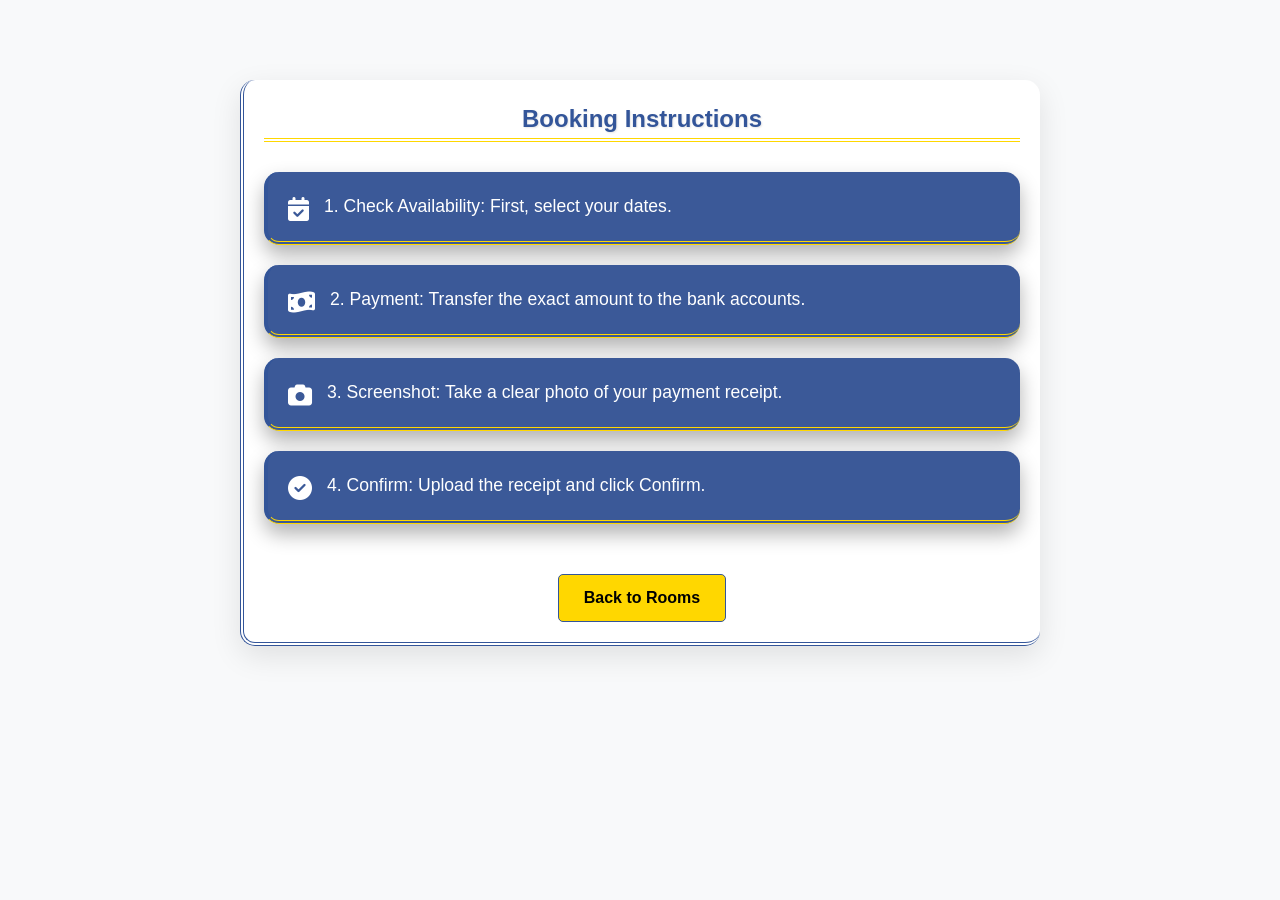
<file: instructions.html>
<!DOCTYPE html>
<html lang="ti">
<head>
  <title>Kingdom Hotel - Instructions</title>
  <meta name="viewport" content="width=device-width, initial-scale=1.0">
  <link rel="stylesheet" href="https://cdnjs.cloudflare.com/ajax/libs/font-awesome/6.4.2/css/all.min.css">
  <link rel="stylesheet" href="style1.css">
  <style>
    .instr-container { max-width: 800px; margin: 50px auto; padding: 20px; background: white; border-radius: 15px; box-shadow: 0 10px 30px rgba(0,0,0,0.1);
     border-bottom: 4px double #359;
     border-left: 4px double #359;
    }
.instr-step { 
    display: flex;
    align-items: flex-start;
    border-left: 4px solid #359;
    background-color: #3b5998; 
    border-radius: 15px;
    padding: 20px;
    margin-bottom: 20px;
    border-bottom: 4px double gold; 
    
    /* Shadow: ነቲ ግሉጽነቱ (opacity) ቁሩብ ወሲኸዮ ኣለኹ ንኽርአ */
    box-shadow: 0 10px 20px rgba(0, 0, 0, 0.3); 
    
    /* Animation */
    transition: all 0.3s ease;
}

/* እታ ተወሳኺት ነጥቢ ተኣልያ ኣላ */
.instr-step:hover {
    transform: translateY(-8px); /* ንላዕሊ ንክብል */
    box-shadow: 0 15px 30px rgba(0, 0, 0, 0.4); /* ድነኡ ንኽድምቅ */
    cursor: pointer; /* mouse ምስ ኣንበርካሉ ምልክት ኢድ ንኽመጽእ */
}

    .instr-step i { color:white; font-size: 1.5em; margin-right: 15px; margin-top: 5px; }
    .instr-step p { margin: 0; font-size: 1.1em; line-height: 1.6; color:white; }
    .back-btn { display: inline-block; margin-top: 30px; padding: 10px 25px; background:gold; color: black; text-decoration: none;
    border-radius: 5px;
    border:solid 1px#359; font-weight: bold; }
  </style>
</head>
<body>

<div class="container">
  <div class="instr-container">
    <h2 data-key="instr_title" style="color: #359; text-align: center; margin-bottom: 30px;border-bottom: 4px double gold;text-shadow: 1px 1px 2px rgba(0,0,0,0.1);">Booking Instructions</h2>
    
    <div class="instr-step">
      <i class="fas fa-calendar-check"></i>
      <p data-key="instr_step_1">1. Check Availability: First, select your dates and click the 'Check Availability' button.</p>
    </div>

    <div class="instr-step">
      <i class="fas fa-money-bill-wave"></i>
      <p data-key="instr_step_2">2. Payment: Transfer the exact amount to the bank accounts shown in the form.</p>
    </div>

    <div class="instr-step">
      <i class="fas fa-camera"></i>
      <p data-key="instr_step_3">3. Screenshot: Take a clear screenshot of your payment receipt.</p>
    </div>

    <div class="instr-step">
      <i class="fas fa-check-circle"></i>
      <p data-key="instr_step_4">4. Confirm: Upload the receipt and click 'Confirm Booking'. We will verify and email you.</p>
    </div>

    <div style="text-align: center;">
      <a href="rooms.html" class="back-btn" data-key="instr_back_btn">Back to Rooms</a>
    </div>
  </div>
</div>
<script src="lang.js"></script>
<script>
  document.addEventListener('DOMContentLoaded', () => {
    // ኣብ localStorage ተዓቂቡ ዘሎ ቋንቋ ምውሳድ
    const savedLang = localStorage.getItem('preferredLang') || 'en';
    changeLanguage(savedLang);
  });
</script>
</body>
</html>
</file>
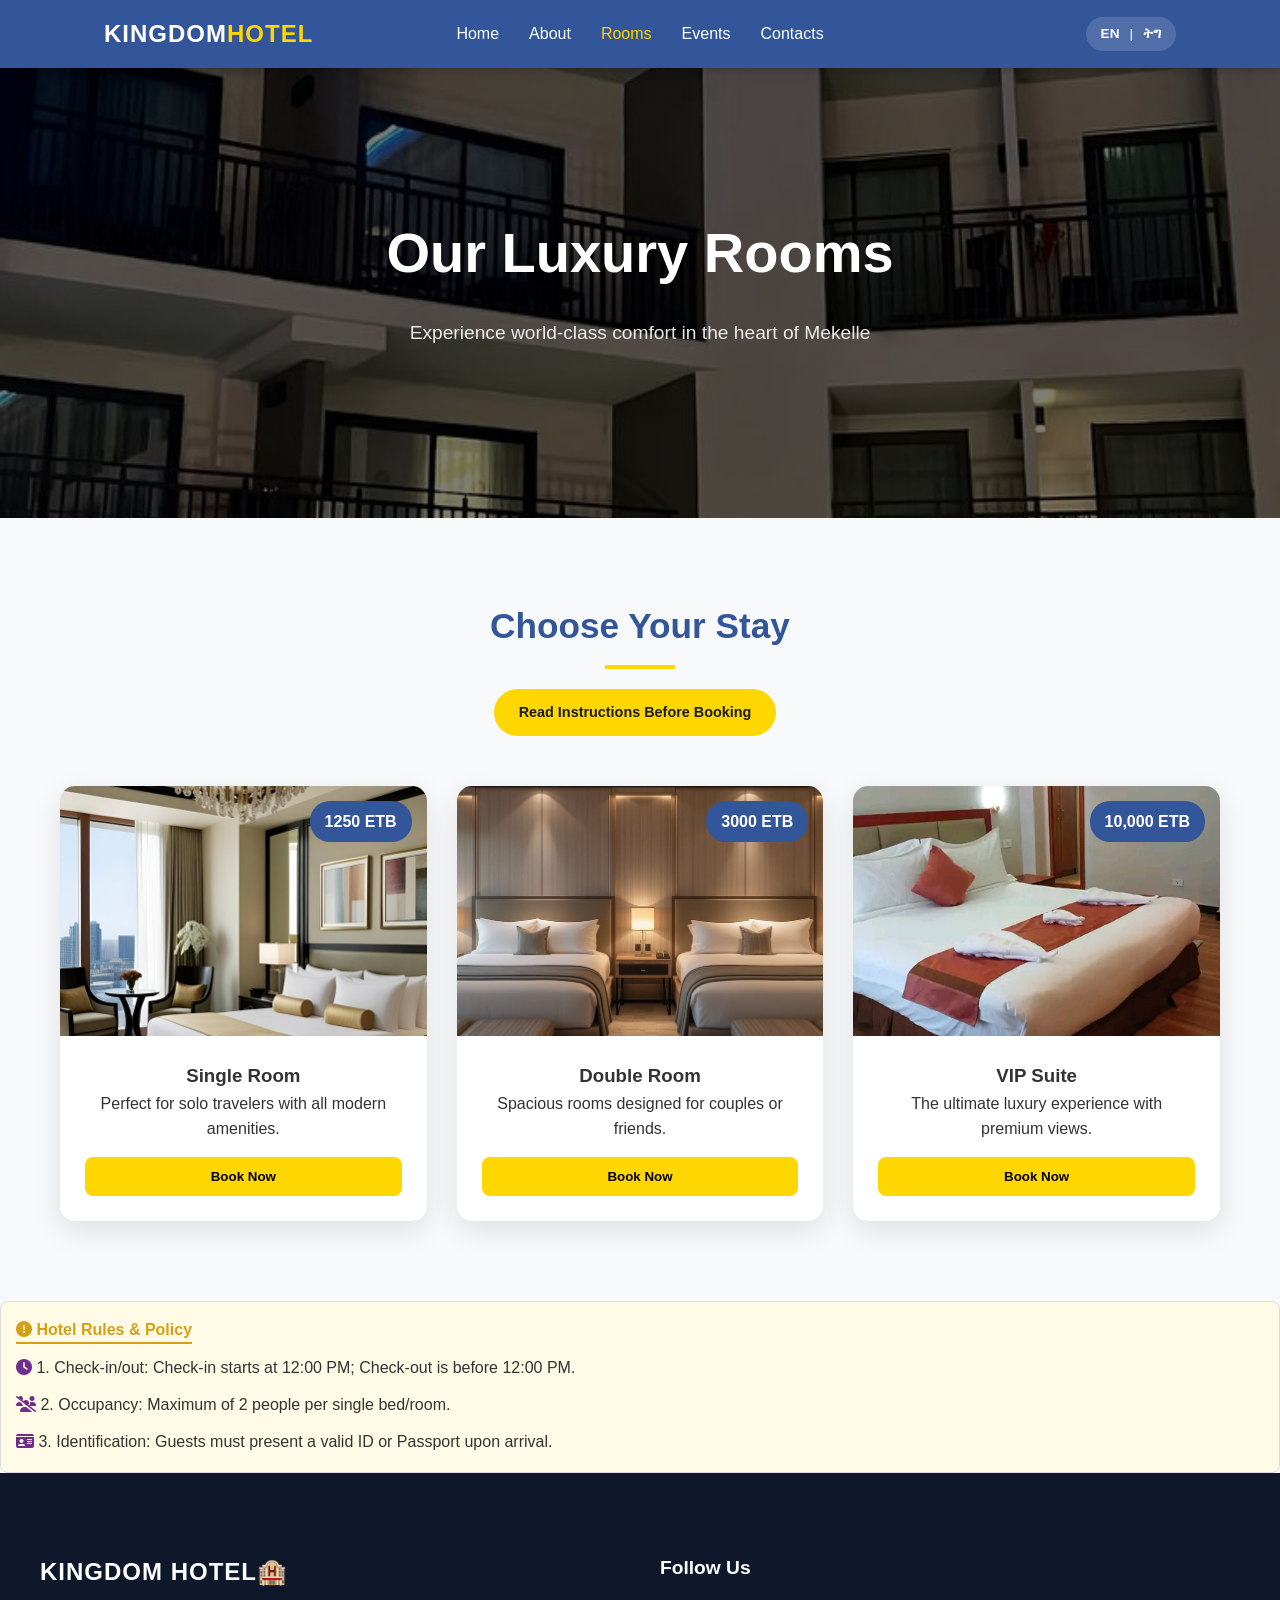
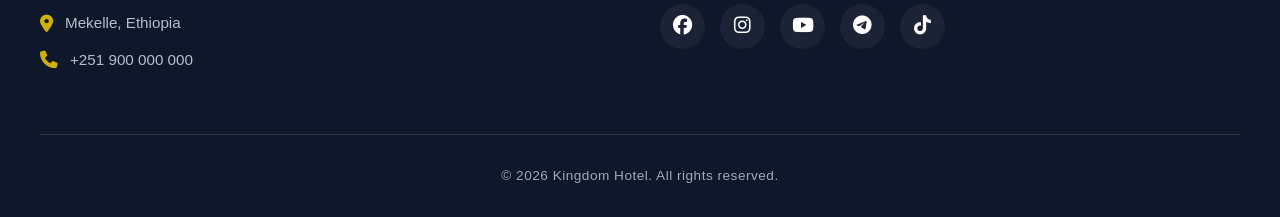
<file: rooms.html>
<!DOCTYPE html>
<html lang="ti">
<head>
  <title>Kingdom Hotel - Rooms</title>
  <meta name="viewport" content="width=device-width, initial-scale=1.0">
  <link rel="stylesheet" href="https://cdnjs.cloudflare.com/ajax/libs/font-awesome/6.4.2/css/all.min.css">
  <link rel="stylesheet" href="style1.css">
  <script src="https://www.google.com/recaptcha/api.js" async defer></script>

</head>
<body>
<nav>
  <div class="nav-container">
    <div class="logo">KINGDOM<span>HOTEL</span></div>
   <div class="nav-links" id="navLinks">
     <a href="index.html" data-key="home">Home</a> 
     <a href="about.html" data-key="about">About</a>
     <a href="rooms.html" class="current" data-key="rooms">Rooms</a>
     <a href="events.html" data-key="events">Events</a>
     <a href="contact.html" data-key="contact">Contacts</a>
    </div>
    <div class="nav-right">
      <div class="lang-toggle">
        <a href="javascript:void(0)" onclick="changeLanguage('en')">EN</a> | 
        <a href="javascript:void(0)" onclick="changeLanguage('ti')">ትግ</a>
      </div>
      <div class="menu-icon" id="menuIcon" onclick="toggleMenu()">
        <span></span><span></span><span></span>
      </div>
    </div>
  </div>
</nav>

<header class="rooms-hero">
  <div class="hero-content">
    <h1 data-key="rooms_hero_title">Our Luxury Rooms</h1>
    <p data-key="rooms_hero_desc">Experience world-class comfort in the heart of Mekelle</p>
  </div>
</header>

<div class="container">
  <div class="section-title">
    <h2 data-key="rooms_title">Choose Your Stay</h2>
    <div class="underline"></div>
    
<div style="text-align: center; margin-top: 20px;">
  <a href="instructions.html" class="guide-link-btn" data-key="read_instructions">
    <i class="fas fa-book-open"></i> ቅድሚ ምምዝጋብኩም እዚ መምርሒ ኣንብቡ (Read Instructions)
  </a>
</div>
  </div>

  <div class="rooms-grid">
    <div class="card">
      <div class="card-img">
        <img src="bed1.jpg" alt="Single Room">
        <div class="price-tag">1250 ETB</div>
      </div>
      <div class="card-info">
        <h3 data-key="room_1_type">Single Room | በዓል ሓደ</h3>
        <p data-key="room_1_desc">Perfect for solo travelers with all modern amenities.</p>
        <button class="book-btn" onclick="bookRoom('Single Room')">Book Now</button>
      </div>
    </div>

    <div class="card">
      <div class="card-img">
        <img src="double.jpg" alt="Double Room">
        <div class="price-tag">3000 ETB</div>
      </div>
      <div class="card-info">
        <h3 data-key="room_2_type">Double Room | በዓል ክልተ</h3>
        <p data-key="room_2_desc">Spacious rooms designed for couples or friends.</p>
        <button class="book-btn" onclick="bookRoom('Double Room')">Book Now</button>
      </div>
    </div>

    <div class="card">
      <div class="card-img">
        <img src="bedvip.jpg" alt="VIP Suite">
        <div class="price-tag">10,000 ETB</div>
      </div>
      <div class="card-info">
        <h3 data-key="room_3_type">VIP Suite | ቪኣይፒ</h3>
        <p data-key="room_3_desc">The ultimate luxury experience with premium views.</p>
        <button class="book-btn" onclick="bookRoom('VIP Suite')">Book Now</button>
      </div>
    </div>
  </div>
</div>

<div id="modalOverlay" class="modal-overlay">
  <div id="bookingBox" class="modal-content">
    <div class="modal-header">
      <h2 id="roomTitle"></h2>
    <span class="close-btn" onclick="closeBox()">&times;</span>
    </div>
    <form id="bookingForm" onsubmit="submitBooking(event)">
      <!-- Name -->
      <div class="input-group">
        <label>Full Name</label>
        <i class="fas fa-user"></i>
        <input type="text" id="name" placeholder="ሙሉእ ስም" required>
      </div>

      <!-- Email -->
      <div class="input-group">
        <label>Email Address</label>
        <i class="fas fa-envelope"></i>
        <input type="email" id="customerEmail" placeholder="ኢመይል" required>
      </div>
     <div class="input-group">
        <label>Phone Number (ቁጽሪ ስልኪ)</label>
         <i class="fas fa-phone-alt"></i>
         <input type="tel" id="phoneNumber" placeholder="09..." required>
       </div>

      <!-- Date Selection (Check-in & Check-out) -->
      <div class="date-row">
        <div class="input-group" style="flex: 1;">
          <label>Check-in (መእተዊ)</label>
          <i class="fas fa-calendar-check"></i>
          <input type="date" id="checkIn" required>
        </div>
        
        <div class="input-group" style="flex: 1;">
          <label>Check-out (መውጽኢ)</label>
          <i class="fas fa-calendar-times"></i>
          <input type="date" id="checkOut" required>
        </div>
      </div>
<!-- Check Availability Button -->
<button type="button" onclick="checkRoomAvailability()" class="check-btn">
  <i class="fas fa-calendar-check"></i> Check Availability (ትርፊ ምዃኑ አረጋግጽ)
</button>

<p id="availabilityStatus"></p>

<div id="priceSummaryBox" style="display: none; background: #eef5fc; border-left: 5px solid #1a2a44; padding: 15px; border-radius: 6px; margin: 15px 0; box-shadow: 0 2px 8px rgba(0,0,0,0.05);">
    <h4 style="margin: 0 0 10px 0; color: #1a2a44;"><i class="fas fa-calculator"></i> Invoice Details (ዝርዝር ሒሳብ)</h4>
    <div style="display: flex; justify-content: space-between; margin-bottom: 5px; font-size: 0.95rem;">
        <span id="labelDays" style="color:#555;">Total Days:</span>
        <span style="font-weight: bold; color: #1a2a44;"><span id="displayDays">0</span> Days</span>
    </div>
    <div style="display: flex; justify-content: space-between; margin-bottom: 8px; font-size: 0.95rem; border-bottom: 1px dashed #ccc; padding-bottom: 5px;">
        <span id="labelRate" style="color:#555;">Rate per Night:</span>
        <span style="font-weight: bold; color: #1a2a44;"><span id="displayRate">0</span> ETB</span>
    </div>
    <div style="display: flex; justify-content: space-between; font-size: 1.1rem; font-weight: bold;">
        <span id="labelTotal" style="color: #B8860B;">Total Payment:</span>
        <span style="color: #28a745;"><span id="displayTotal">0</span> ETB</span>
    </div>
</div>

      <!-- Payment Info -->
<div class="payment-info">
    <h4 data-key="pay_instruct">
        <i class="fas fa-coins" style="color:gold;"></i> መምርሒ ክፍሊት (Payment Info)
    </h4>
    
    <p>
        <span style="color: #702d8e;"><i class="fas fa-university"></i> CBE</span>: 
        <span style="color: #702d8e; font-weight: bold;">1000095975384</span>
    </p>
    
    <p>
        <span style="color: #0066ff;"><i class="fas fa-mobile-alt"></i> Telebirr</span>: 
        <span style="color: #0066ff; font-weight: bold;">0911848120</span>
    </p>

    <p style="margin-top: 10px; padding: 5px; background: #eee; border-radius: 4px; font-size: 0.9rem;">
        <i class="fas fa-user-check"></i> <b>Account Name:</b> Kingdom Hotel / [Kidane weldegebrial]
    </p>

    <label style="display: block; margin-top: 15px; font-weight: bold;" data-key="upload_label">
        ናይ ክፍሊት ሪሲት (Upload Receipt):
    </label>
    <input type="file" id="receiptImage" accept="image/*" required>
</div>

<!-- Confirm Booking (መጀመርታ Disabled ክኸውን ይኽእል እዩ ዓሚል ክሳብ ዝፍትሽ) -->
<div class="g-recaptcha" data-sitekey="6LcHqussAAAAAP8ttPdt45AjKQYKdrgtj7CRQuPx"></div>
  <div class="modal-buttons" style="display: flex; gap: 10px;">
        <button type="submit" id="submitBtn" class="confirm-btn">
          <span id="btnText">Confirm Booking</span>
          <span id="spinner" class="loader" style="display: none;"></span>
        </button>
        <button type="button" class="cancel-btn" onclick="closeBox()">Cancel</button>
      </div>
    </form>
  </div>
</div>
<div class="hotel-policy" style="margin-top: 20px; padding: 15px; border: 1px solid #ddd; border-radius: 8px; background-color: #fffbe6;">
    <h4 style="color: #d4a017; border-bottom: 2px solid #d4a017; display: inline-block; margin-bottom: 10px;">
        <i class="fas fa-exclamation-circle"></i> 
        <span data-key="policy_title">Important Rules</span>
    </h4>
    <ul style="list-style: none; padding: 0; line-height: 1.8;">
        <li style="margin-bottom: 8px;">
            <i class="fas fa-clock" style="color: #702d8e;"></i> 
            <span data-key="rule_1"><b>1. Check-in/out:</b> Check-in from 12:00 PM; Check-out before 12:00 PM.</span>
        </li>
        <li style="margin-bottom: 8px;">
            <i class="fas fa-users-slash" style="color: #702d8e;"></i> 
            <span data-key="rule_2"><b>2. Occupancy:</b> Maximum of 2 people per single room.</span>
        </li>
        <li>
            <i class="fas fa-id-card" style="color: #702d8e;"></i> 
            <span data-key="rule_3"><b>3. Identification:</b> Guests must present a valid ID card or Passport.</span>
        </li>
    </ul>
</div>
<footer>
  <div class="footer-container">
    <div class="footer-info">
      <h3>KINGDOM HOTEL🏨</h3>
      <p><i class="fas fa-map-marker-alt"></i> <span data-key="footer_location">መቐለ፣ ኢትዮጵያ</span></p>
      <p><i class="fas fa-phone"></i> +251 900 000 000</p>
    </div>
    <div class="footer-social">
      <h4 data-key="follow_us">Follow Us</h4>
      <div class="social-icons">
        <a href="#"><i class="fab fa-facebook"></i></a>
        <a href="#"><i class="fab fa-instagram"></i></a>
        <a href="#"><i class="fab fa-youtube"></i></a>
        <a href="#"><i class="fab fa-telegram"></i></a>
        <a href="#"><i class="fab fa-tiktok"></i></a>
      </div>
    </div>
  </div>
  <div class="footer-bottom">
    &copy; 2026 Kingdom Hotel. All rights reserved.
  </div>
</footer>
<div id="clientAlert" class="client-custom-alert hidden">
    <div class="client-alert-content">
        <i id="clientAlertIcon" class="fas fa-info-circle client-alert-icon"></i>
        <p id="clientAlertMessage">መልእኽቲ...</p>
        <button onclick="closeClientAlert()" class="client-alert-btn">እሺ (OK)</button>
    </div>
</div>

<script src="lang.js"></script>
<script src="room.js"></script>
<script src="script.js"></script>
</body>
</html>
</file>
<file: style1.css>
/* ============================================================
   1. GLOBAL VARIABLES & RESET
   ============================================================ */
:root {
  --primary: #359;
  --gold: #FFD700;
  --dark: #1a1a1a;
  --light: #f8f9fa;
  --shadow: 0 10px 30px rgba(0,0,0,0.1);
}

* { box-sizing: border-box; margin: 0; padding: 0; }

body {
  font-family: 'Segoe UI', Tahoma, Geneva, Verdana, sans-serif;
  background-color: var(--light);
  color: #333;
  line-height: 1.6;
  scroll-behavior: smooth;
}

/* ============================================================
   2. NAVBAR & NAVIGATION
   ============================================================ */
nav {
  background-color: var(--primary);
  padding: 15px 0;
  position: sticky;
  top: 0;
  z-index: 1000;
  box-shadow: 0 2px 10px rgba(0,0,0,0.2);
}

.nav-container {
  max-width: 1200px;
  margin: 0 auto;
  display: flex;
  justify-content: space-between;
  align-items: center;
  padding: 0 20px;
}

.logo { color: white; font-size: 24px; font-weight: 800; letter-spacing: 1px; }
.logo span { color: var(--gold); }

.nav-links { display: flex; align-items: center; }
.nav-links a {
  color: white;
  text-decoration: none;
  margin-left: 25px;
  font-weight: 500;
  transition: 0.3s;
}
.nav-links a:hover, .nav-links a.current { color: var(--gold); }

/* Language Switcher */
.lang-switch {
  margin-left: 25px;
  display: flex;
  align-items: center;
  gap: 5px;
  color: white;
}
.lang-switch span { cursor: pointer; opacity: 0.7; transition: 0.3s; font-size: 14px; }
.active-lang { opacity: 1 !important; color: var(--gold); font-weight: bold; border-bottom: 2px solid var(--gold); }

/* Hamburger Menu Icon (Desktop: Hidden) */
.menu-icon {
  display: none;
  flex-direction: column;
  gap: 5px;
  cursor: pointer;
  z-index: 1001;
}
.menu-icon span {
  display: block;
  width: 28px;
  height: 3px;
  background-color: white;
  transition: all 0.3s ease;
  border-radius: 2px;
}

/* ============================================================
   3. HERO SECTIONS
   ============================================================ */
.home-hero, .rooms-hero {
  height: 80vh;
  background-size: cover;
  background-position: center;
  background-attachment: fixed;
  display: flex;
  align-items: center;
  justify-content: center;
  text-align: center;
  color: white;
  padding: 0 20px;
}

.home-hero {
  background: linear-gradient(rgba(0,0,0,0.6), rgba(0,0,0,0.6)), 
              url('king.jpg');
              background-size: cover;      /* ነቲ ቦታ ምሉእ ብምሉእ ንክሽፍኖ */
  background-position: center; /* ኣብ ማእከል ንክኸውን */
  background-repeat: no-repeat; /* ከይድገም ዝዓግት እዚ እዩ */
  display: flex;
  align-items: center;
  justify-content: center;
  text-align: center;
  color: white;
  width: 100%;
}
.rooms-hero {
  height: 50vh;
  /* እቲ ስእሊ ከይተደጋገመ (mirror ንከይከውን) no-repeat ንጥቀመሉ */
  background: linear-gradient(rgba(0,0,0,0.5), rgba(0,0,0,0.5)), 
              url('Rooms.jpg');
  background-size: cover;      /* ነቲ ቦታ ምሉእ ብምሉእ ንክሽፍኖ */
  background-position: center; /* ኣብ ማእከል ንክኸውን */
  background-repeat: no-repeat; /* ከይድገም ዝዓግት እዚ እዩ */
  display: flex;
  align-items: center;
  justify-content: center;
  text-align: center;
  color: white;
  width: 100%;
}
.welcome-tag { color: var(--gold); text-transform: uppercase; font-weight: bold; letter-spacing: 3px; margin-bottom: 15px; display: block; }
.hero-content h1 { font-size: clamp(2rem, 5vw, 3.5rem); margin-bottom: 20px; }
.hero-content p { font-size: 1.2rem; margin-bottom: 30px; opacity: 0.9; max-width: 700px; margin-inline: auto; }

.hero-btns { display: flex; gap: 15px; justify-content: center; }
.main-btn, .sub-btn { padding: 15px 30px; border-radius: 8px; text-decoration: none; font-weight: bold; transition: 0.3s; }
.main-btn { background: var(--gold); color: var(--dark); }
.sub-btn { border: 2px solid white; color: white; }
.main-btn:hover { background: #e6c300; transform: translateY(-3px); }
.sub-btn:hover { background: white; color: var(--primary); }
/* ============================================================
   ABOUT SECTION ADJUSTMENTS
   ============================================================ */
.about-flex {
  display: flex;
  align-items: center;
  gap: 50px;
  flex-wrap: wrap; /* ኣብ ንእሽቶ ስክሪን ሓደ ኣብ ትሕቲ ሓደ ንክኸውን */
}

.about-image {
  flex: 1;
  min-width: 300px;
}

.about-image img {
  width: 100%;
  border-radius: 20px;
  box-shadow: var(--shadow);
  object-fit: cover;
  display: block;
}

.about-text {
  flex: 1.2;
  min-width: 300px;
}

.about-text p {
  margin-bottom: 20px;
  font-size: 1.1rem;
  color: #555;
}

/* Stats Styling */
.about-stats {
  display: flex;
  gap: 30px;
  margin-top: 35px;
  padding-top: 25px;
  border-top: 1px solid #eee;
}

.stat-item {
  text-align: center;
}

.stat-item h3 {
  color: var(--primary);
  font-size: 2.2rem;
  margin-bottom: 5px;
}

.stat-item p {
  font-size: 0.9rem;
  font-weight: bold;
  color: #777;
  margin-bottom: 0;
}

/* Media Query for Mobile */
@media (max-width: 768px) {
  .about-flex {
    gap: 30px;
    text-align: center;
  }
  
  .about-stats {
    justify-content: center;
    gap: 20px;
  }
  
  .stat-item h3 {
    font-size: 1.8rem;
  }
}

/* ============================================================
   4. SECTIONS, CONTAINERS & GRIDS
   ============================================================ */
.container { max-width: 1200px; margin: 80px auto; padding: 0 20px; }
.section-title { text-align: center; margin-bottom: 50px; }
.section-title h2 { font-size: 2.2rem; color: var(--primary); }
.underline { width: 70px; height: 4px; background: var(--gold); margin: 10px auto; }

/* Features & Rooms Grid */
.features-grid, .rooms-grid, .events-grid { 
  display: grid; 
  grid-template-columns: repeat(auto-fit, minmax(300px, 1fr)); 
  gap: 30px; 
}

.feature-card, .card, .event-card { 
  padding: 20px; 
  background: white; 
  border-radius: 15px; 
  box-shadow: var(--shadow); 
  transition: 0.3s; 
}
.card, .event-card { padding: 0; overflow: hidden; }
.card:hover, .feature-card:hover { transform: translateY(-10px); }

.card-img, .event-image { position: relative; height: 250px; }
.card-img img, .event-image img { width: 100%; height: 100%; object-fit: cover; }

.price-tag {
  position: absolute; top: 15px; right: 15px; background: var(--primary);
  color: white; padding: 8px 15px; border-radius: 20px; font-weight: bold;
}

.card-info, .event-info { padding: 25px; text-align: center; }
.book-btn {
  background: var(--gold); border: none; width: 100%; padding: 12px;
  border-radius: 8px; font-weight: bold; cursor: pointer; margin-top: 15px;
}

/* ============================================================
   5. CTA SECTION (Call to Action)
   ============================================================ */
.cta-section {
  padding: 100px 20px;
  background: linear-gradient(rgba(34, 85, 153, 0.85), rgba(34, 85, 153, 0.85)), 
              url('https://images.unsplash.com/photo-1551882547-ff40c63fe5fa?auto=format&fit=crop&w=1350&q=80');
  background-size: cover;
  background-position: center;
  text-align: center;
  color: white;
}

.cta-section .container {
  max-width: 800px;
  margin: 0 auto !important;
}

.cta-btn {
  display: inline-block;
  padding: 16px 45px;
  background-color: var(--gold);
  color: var(--dark) !important;
  text-decoration: none;
  font-weight: bold;
  border-radius: 50px;
  transition: 0.3s ease;
  box-shadow: 0 8px 15px rgba(0,0,0,0.2);
}
.cta-btn:hover { background-color: white; transform: translateY(-5px); }
 /* ============================================================
   7. MODAL & BOOKING FORM (Refined)
   ============================================================ */

/* 1. Overlay - ዳሕረባይታ */
.modal-overlay {
  display: none; 
  position: fixed; 
  top: 0; left: 0; 
  width: 100%; height: 100%;
  background: rgba(0, 0, 0, 0.75); 
  z-index: 2000; 
  justify-content: center; 
  align-items: center;
  padding: 15px;
  backdrop-filter: blur(3px); /* ንዳሕረባይታ ቁሩብ ብለር ይገብሮ */
}

/* 2. Main Box - ቀንዲ ሳንዱቕ */
.modal-content {
  background: #ffffff; 
  width: 100%; 
  max-width: 480px; 
  border-radius: 15px; 
  padding: 25px;
  position: relative; 
  box-shadow: 0 20px 40px rgba(0,0,0,0.4);
  max-height: 95vh;
  overflow-y: auto;
  animation: slideIn 0.3s ease-out;
}

.modal-header {
  display: flex;
  justify-content: space-between;
  align-items: center;
  margin-bottom: 20px;
  border-bottom: 2px solid gold;
  padding-bottom: 12px;
}

.modal-header h2 {
  font-size: 1.4rem;
  color: #359;
  margin: 0;
}

/* 3. Input Groups - ናይ ጽሑፍ መእተዊ */
.input-group {
  margin-bottom: 15px;
  position: relative;
}

.input-group label {
  display: block;
  font-size: 0.85rem;
  color: #359;
  margin-bottom: 6px;
  font-weight: 600;
}

.input-group i {
  position: absolute;
  left: 12px;
  top: 38px; 
  color: #359; /*bule*/
  font-size: 0.9rem;
}

.input-group input {
  width: 100%;
  padding: 12px 12px 12px 38px;
  border: 1px solid #1268;
  border-radius: 8px;
  font-size: 14px;
  transition: border 0.3s;
}

.input-group input:focus {
  border-color: #d4af37;
  outline: none;
}

/* Date Row */
.date-row {
  display: flex;
  gap: 12px;
}

/* 4. Availability Check Section - ትርፊ ክፍሊ መረጋገጺ */
.check-btn {
  background-color: #359;
  color: #fff;
  border:1px solid #d4af37;
  padding: 12px;
  border-radius: 8px;
  cursor: pointer;
  font-weight: 700;
  width: 100%;
  margin: 10px 0;
  transition: 0.3s;
  display: flex;
  justify-content: center;
  align-items: center;
  gap: 10px;
}

.check-btn:hover {
  background-color:gold;
  color:black;
}

#availabilityStatus {
  font-size: 0.85rem;
  font-weight: 600;
  margin-bottom: 10px;
  text-align: center;
  padding: 8px;
  border-radius: 6px;
  min-height: 20px;
    color: #ff4d4d; /* ንጹር ዝኾነ ቀይሕ ሕብሪ */
    font-weight: bold;
    margin-top: 10px;

}

/* 5. Payment Section - ክፍሊት መረዳእታ */
/* ናይ CBE Purple Theme ንምግባር */
.payment-info {
    background-color: #fcfaff;   /* ፈካሲ ፑርፕል ድሕረ-ባይታ */
    border-left: 5px solid #702d8e; /* እታ ወሰን ናይ CBE ሕብሪ */
    padding: 15px;
    border-radius: 8px;
    margin-top: 15px;
}

.payment-info h4 {
    color: #359; /* እቲ ኣርእስቲ ብፑርፕል */
    display: flex;
    align-items: center;
    gap: 8px;
   margin-bottom: 15px;
    display: inline-block; /* እቲ መስመር ልክዕ ከም መጠን እቲ ጽሑፍ ንክኸውን */
    border-bottom: 3px double #359; /* 'double' ባዕሉ ክልተ መስመር ይገብሮ */
    padding-bottom: 5px; /* ኣብ መንጎ ጽሑፍን መስመርን ዘሎ ጋግ */
    margin-bottom: 15px;
}

}

.payment-info p {
    font-weight: bold;
    color: #333;
}

/* 6. Action Buttons - ናይ መወዳእታ ቁልፍታት */
.modal-buttons {
  display: flex;
  gap: 12px;
  margin-top: 20px;
}

.confirm-btn {
  flex: 2;
  background: #359; /* ብርቱዕ ሰማያዊ */
  color: white;
  border: none;
  padding: 14px;
  border-radius: 8px;
  font-weight: bold;
  cursor: pointer;
  transition: 0.3s;
  display: flex;
  justify-content: center;
  align-items: center;
}

.confirm-btn:hover:not(:disabled) {
  background: #2a4477;
}

.confirm-btn:disabled {
  background-color: #ccc;
  cursor: not-allowed;
  opacity: 0.7;
}

.cancel-btn {
  flex: 1;
  background: #f0f0f0;
  color: #555;
  border: none;
  padding: 14px;
  border-radius: 8px;
  font-weight: bold;
  cursor: pointer;
  transition: 0.3s;
}

.cancel-btn:hover {
  background: #e0e0e0;
}

/* 7. Loading Spinner */
.loader {
  border: 3px solid #f3f3f3;
  border-top: 3px solid #d4af37;
  border-radius: 50%;
  width: 18px;
  height: 18px;
  animation: spin 1s linear infinite;
  display: inline-block;
  margin-left: 10px;
}

@keyframes spin { 0% { transform: rotate(0deg); } 100% { transform: rotate(360deg); } }
@keyframes slideIn { from { transform: translateY(-30px); opacity: 0; } to { transform: translateY(0); opacity: 1; } }

/* Mobile Responsiveness */
@media (max-width: 480px) {
  .date-row { flex-direction: column; gap: 0; }
  .modal-content { padding: 20px; }
}

/* ============================================================
   CONTACT PAGE STYLING
   ============================================================ */
.contact-wrapper {
  display: flex;
  flex-direction: column;
  gap: 50px;
}

/* Info Cards */
.contact-info-cards {
  display: grid;
  grid-template-columns: repeat(auto-fit, minmax(250px, 1fr));
  gap: 25px;
}

.info-card {
  background: white;
  padding: 30px;
  text-align: center;
  border-radius: 15px;
  box-shadow: var(--shadow);
  transition: 0.3s;
}

.info-card:hover { transform: translateY(-5px); }

.info-card i {
  font-size: 35px;
  color: var(--primary);
  margin-bottom: 15px;
}

/* Contact Flex (Form & Map) */
.contact-flex {
  display: flex;
  gap: 40px;
  flex-wrap: wrap;
}

.contact-form, .contact-map {
  flex: 1;
  min-width: 320px;
}

.contact-form {
  background: white;
  padding: 40px;
  border-radius: 20px;
  box-shadow: var(--shadow);
}

.contact-form h2 {
  margin-bottom: 25px;
  color: var(--primary);
}

/* Form Inputs Adjustment */
.contact-form input, 
.contact-form textarea {
  width: 100%;
  padding: 15px;
  margin-bottom: 15px;
  border: 1.5px solid #eee;
  border-radius: 10px;
  font-family: inherit;
  font-size: 16px;
  outline: none;
}

.contact-form input:focus, 
.contact-form textarea:focus {
  border-color: var(--primary);
}

/* Map Styling */
.contact-map iframe {
  box-shadow: var(--shadow);
}

/* Media Query for Mobile */
@media (max-width: 768px) {
  .contact-form { padding: 25px; }
  .contact-flex { gap: 20px; }
}

/* ============================================================
   7. FOOTER
   ============================================================ */
footer {
  background-color: #0f172a; /* ዝጸለመ ሰማያዊ ንዝያዳ ጽባቐ */
  color: #e2e8f0;
  padding: 80px 20px 30px;
  font-family: 'Inter', sans-serif;
}

.footer-container {
  max-width: 1200px;
  margin: 0 auto;
  display: grid;
  grid-template-columns: repeat(auto-fit, minmax(250px, 1fr));
  gap: 40px;
  border-bottom: 1px solid rgba(255, 255, 255, 0.1);
  padding-bottom: 50px;
}

.footer-info h3 {
  color: #fff;
  font-size: 1.5rem;
  margin-bottom: 20px;
  letter-spacing: 1px;
}

.footer-info p {
  margin: 12px 0;
  display: flex;
  align-items: center;
  gap: 12px;
  font-size: 0.95rem;
  opacity: 0.8;
}

.footer-info i {
  color: var(--gold); /* ነቲ ወርቃዊ ሕብሪ ንምድማቕ */
  font-size: 1.1rem;
}

.footer-social h4 {
  color: #fff;
  margin-bottom: 20px;
  font-size: 1.2rem;
}

.social-icons {
  display: flex;
  gap: 15px;
}

.social-icons a {
  width: 45px;
  height: 45px;
  background: rgba(255, 255, 255, 0.05);
  display: flex;
  align-items: center;
  justify-content: center;
  border-radius: 50%;
  color: #fff;
  font-size: 1.2rem;
  transition: all 0.3s ease;
  text-decoration: none;
}

/* Hover Effects ንነፍሲ ወከፍ ሶሻል ሜድያ */
.social-icons a:hover {
  transform: translateY(-5px);
  background: var(--gold);
  color: #000;
}

.footer-bottom {
  text-align: center;
  padding-top: 30px;
  font-size: 0.85rem;
  opacity: 0.7;
  letter-spacing: 0.5px;
}
/* ============================================================
   8. RESPONSIVENESS & NAVIGATION CONTROL
   ============================================================ */

/* --- Desktop Styles (769px and up) --- */
@media (min-width: 769px) {
  .nav-container {
    display: flex;
    justify-content: space-between;
    align-items: center;
    position: relative;
    padding: 0 5%;
  }

  /* ሊንክታት ልክዕ ኣብ ማእከል ንክኾኑ */
  .nav-links {
    display: flex !important;
    position: absolute;
    left: 50%;
    transform: translateX(-50%);
    gap: 30px;
  }

  .nav-links a {
    margin-left: 0; /* ነቲ ናይ ቀደም 25px margin የወግዶ */
  }

  .nav-right {
    display: flex;
    align-items: center;
  }

  .lang-toggle {
    display: flex;
    gap: 10px;
    background: rgba(255, 255, 255, 0.15);
    padding: 6px 15px;
    border-radius: 25px;
    font-size: 0.85rem;
    color: white;
  }

  .lang-toggle a {
    color: white;
    text-decoration: none;
    font-weight: 600;
  }

  .menu-icon {
    display: none; /* ኣብ Desktop ይጠፍእ */
  }
}

/* --- Mobile Styles (768px and below) --- */
@media (max-width: 768px) {
  .nav-container {
    display: flex;
    justify-content: space-between;
    padding: 0 20px;
  }

  .nav-right {
    display: flex;
    align-items: center;
    gap: 15px;
  }

  .lang-toggle {
    font-size: 0.8rem;
    padding: 4px 10px;
    background: white;
    color: var(--primary);
    border-radius: 15px;
    white-space: nowrap;
  }

  .lang-toggle a {
    color: var(--primary);
    text-decoration: none;
    font-weight: bold;
  }

  .menu-icon {
    display: flex;
    flex-direction: column;
    gap: 5px;
  }

  .nav-links {
    display: none;
    position: absolute;
    top: 100%;
    left: 0;
    width: 100%;
    background: var(--primary);
    flex-direction: column;
    padding: 40px 0;
    text-align: center;
    box-shadow: 0 15px 30px rgba(0,0,0,0.4);
    z-index: 1000;
  }

  .nav-links.active {
    display: flex;
    animation: slideIn 0.3s ease-out;
  }

  .nav-links a {
    margin: 15px 0;
    font-size: 1.3rem;
    display: block;
  }

  /* Footer Adjustment for Mobile */
  footer {
    padding: 50px 20px 20px;
    text-align: center;
  }
  
  .footer-info p, .social-icons {
    justify-content: center;
  }
}
/* Loading Spinner Style */
.loader {
  width: 18px;
  height: 18px;
  border: 3px solid #FFF;
  border-bottom-color: transparent;
  border-radius: 50%;
  display: inline-block;
  box-sizing: border-box;
  animation: rotation 1s linear infinite;
  margin-left: 10px;
  vertical-align: middle;
}

@keyframes rotation {
  0% { transform: rotate(0deg); }
  100% { transform: rotate(360deg); }
}

/* በትል ክጥወቕ ከሎ ዝህልዎ ምርኢት */
.confirm-btn:disabled {
  background-color: #b59a30 !important;
  cursor: not-allowed;
  opacity: 0.8;
}
.success-icon {
  animation: popIn 0.5s cubic-bezier(0.26, 0.53, 0.74, 1.48);
}

@keyframes popIn {
  0% { transform: scale(0); opacity: 0; }
  100% { transform: scale(1); opacity: 1; }
}
/* ==============================================
   MOBILE NAVIGATION 
   ============================================== */

/* 1. Hamburger Icon - እታ መኽፈቲት ምልክት */
.menu-icon {
  display: none; /* ኣብ Desktop ተሓቢኣ ትጸንሕ */
  flex-direction: column;
  gap: 6px;
  cursor: pointer;
  z-index: 1100; /* ካብ ኩሉ ንላዕሊ ንክኾን */
  padding: 5px;
}

.menu-icon span {
  width: 30px;
  height: 3px;
  background-color: #ffffff;
  border-radius: 2px;
  transition: 0.4s ease; /* ንኣኒሜሽን */
}

/* 2. Full-Screen Overlay - እቲ ዝዝርጋሕ ሜኑ */
@media (max-width: 768px) {
  .menu-icon {
    display: flex; /* ኣብ ሞባይል ጥራይ ትርአ */
  }

  .nav-links {
    position:fixed;
    top: -100%; /* መጀመርታ ተሓቢኡ ይጸንሕ (ካብ ላዕሊ) */
    left: 0;
    background-color:var(--primary); /* ብርቱዕ ሰማያዊ (ከምቲ ኣብ 9099.png ዘሎ) */
    display: flex;
    flex-direction: column;
    align-items: center;
    justify-content: center;
    transition: 0.5s cubic-bezier(0.7, 0, 0.3, 1); /* ሊሙጽ ምንቅስቓስ */
    z-index: 1000;
  }

  /* JavaScript 'active' class ምስ ወሰኸትሉ ዝኸፍት */
  .nav-links.active {
    top: 0;
  }

  .nav-links a {
    font-size: 1.8rem;
    color: #ffffff;
    margin: 15px 0;
    text-decoration: none;
    font-weight: 400;
    transition: 0.3s;
  }

  .nav-links a:hover {
    color: #FFD700; /* ወርቃዊ ሕብሪ */
  }

  /* 3. Hamburger to 'X' Animation - ምልክት ናብ 'X' ክትቅየር */
  .menu-icon.active span:nth-child(1) {
    transform: translateY(9px) rotate(45deg);
  }
  .menu-icon.active span:nth-child(2) {
    opacity: 0; /* እታ ማእከል ትጠፍእ */
  }
  .menu-icon.active span:nth-child(3) {
    transform: translateY(-9px) rotate(-45deg);
  }
}
.guide-link-btn {
    display: inline-block !important; /* ብግዲ ንክረአ */
    margin-right: 10px;              /* ካብቲ ጽሑፍ ንክፍለ */
    font-size: 1.1rem;               /* ዓቐኑ ንምስትኻኸል */
  padding: 12px 25px;
  background-color:var(--gold); /* ፈኩስ ሕብሪ */
  color:var(--dark) ;           /* ወርቃዊ ሕብሪ */
/*border: 2px solid var(--primary);*/
  border-radius: 50px;
  text-decoration: none;
  font-weight: bold;
  transition: all 0.3s ease;
  font-size: 0.9em;
}

.guide-link-btn:hover {
  background-color: #359;
  color: white;
  transform: translateY(-3px);
  box-shadow: 0 5px 15px rgba(212, 175, 55, 0.3);
}

.guide-link-btn i {
  margin-right: 8px;
}
/* ናይቲ Modal መዕጸዊ (Close Button) ስታይል */
.close-btn {
    position: absolute;
    top: 15px;
    right: 20px;
    font-size: 28px;
    font-weight: bold;
    color: #333;
    cursor: pointer;
    transition: 0.3s;
    line-height: 1;
}

/* እቲ ምልክት ክትንከፍ ከላ ዝኸውን (Hover effect) */
.close-btn:hover {
    color: #ff0000; /* ናብ ቀይሕ ይቀየር */
    transform: scale(1.2); /* ቁሩብ ይዕበ */
}
/* 👑 Kingdom Hotel - Custom Client Alert Popup */
.client-custom-alert {
    position: fixed;
    top: 0;
    left: 0;
    width: 100%;
    height: 100%;
    background: rgba(0, 0, 0, 0.65); /* ጸልማት ድሕረባይታ */
    display: flex;
    justify-content: center;
    align-items: center;
    z-index: 99999; /* ካብ ኩሉ ንላዕሊ ንክኸውን */
    opacity: 1;
    backdrop-filter: blur(4px);
    transition: opacity 0.3s ease;
}

.client-custom-alert.hidden {
    display: none;
    opacity: 0;
}

.client-alert-content {
    background: #ffffff;
    padding: 30px;
    border-radius: 16px;
    text-align: center;
    box-shadow: 0 15px 35px rgba(0,0,0,0.3);
    max-width: 420px;
    width: 85%;
    border-top: 5px solid var(--primary, #359); /* ናይ ሆቴልኩም ቀንዲ ሕብሪ */
    animation: alertPopIn 0.4s cubic-bezier(0.175, 0.885, 0.32, 1.275);
}

.client-alert-icon {
    font-size: 55px;
    color: var(--primary, #359);
    margin-bottom: 15px;
    display: block;
}

/* እንተድኣ ጌጋ ኾይኑ ሕብሪ ምልክት ናብ ቀይሕ ንምቕያር */
.client-alert-icon.error-icon {
    color: #e53935;
}

/* እንተድኣ ናይ ዓወት ኾይኑ ሕብሪ ምልክት ናብ ወርቃዊ/ሓምላይ ንምቕያር */
.client-alert-icon.success-icon {
    color: #4caf50;
}

.client-alert-content p {
    font-size: 17px;
    font-weight: 600;
    color: #222;
    margin-bottom: 22px;
    line-height: 1.6;
}

.client-alert-btn {
    background: var(--primary, #359);
    color: white;
    border: none;
    padding: 12px 35px;
    font-size: 15px;
    border-radius: 30px; /* ክቢ ቁልፊ */
    cursor: pointer;
    font-weight: bold;
    width: 100%;
    transition: all 0.2s ease;
    box-shadow: 0 4px 10px rgba(51, 85, 153, 0.2);
}

.client-alert-btn:hover {
    background: #2a4477;
    transform: translateY(-2px);
}

/* 🎬 ናይ ምኽፋት ኣኒሜሽን */
@keyframes alertPopIn {
    from { transform: scale(0.8); opacity: 0; }
    to { transform: scale(1); opacity: 1; }
}

/* ============================================================
   9. ANIMATIONS
   ============================================================ */
@keyframes slideIn {
  from { opacity: 0; transform: translateY(-30px); }
  to { opacity: 1; transform: translateY(0); }
}
</file>
